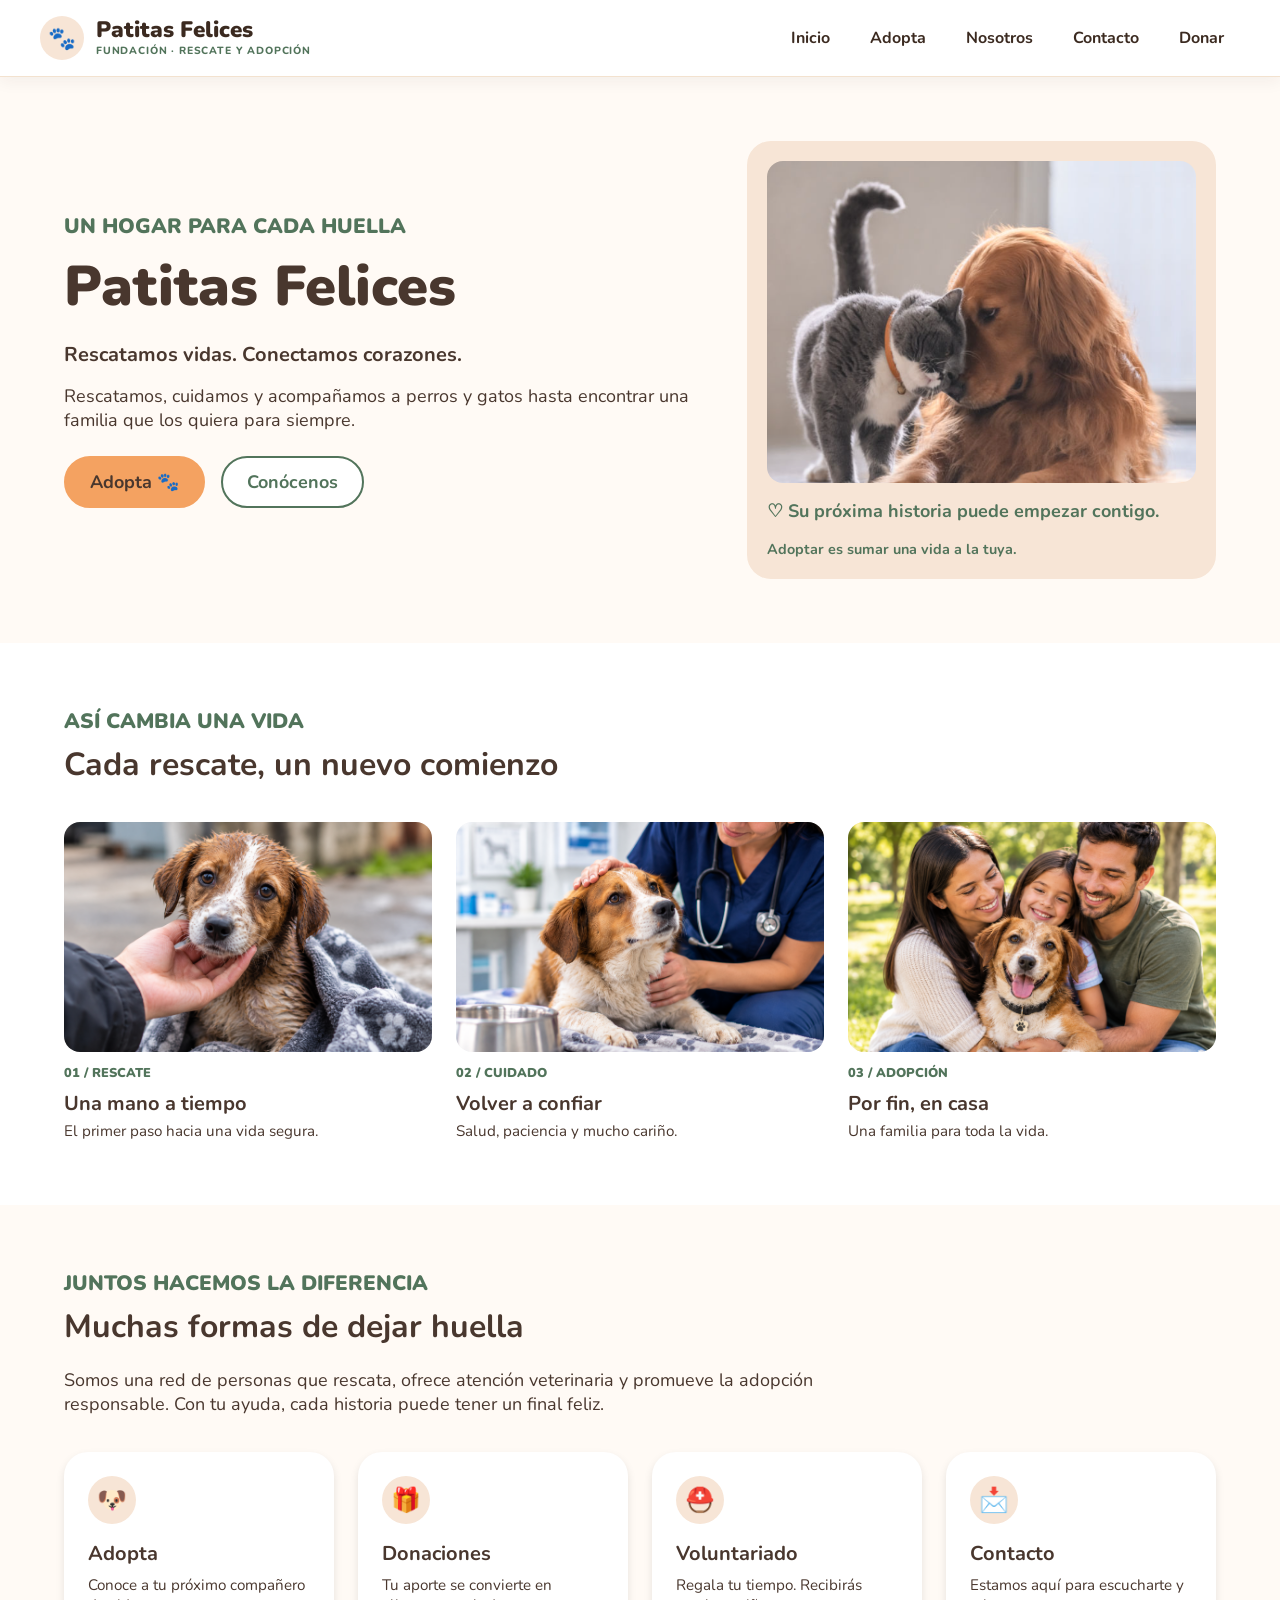
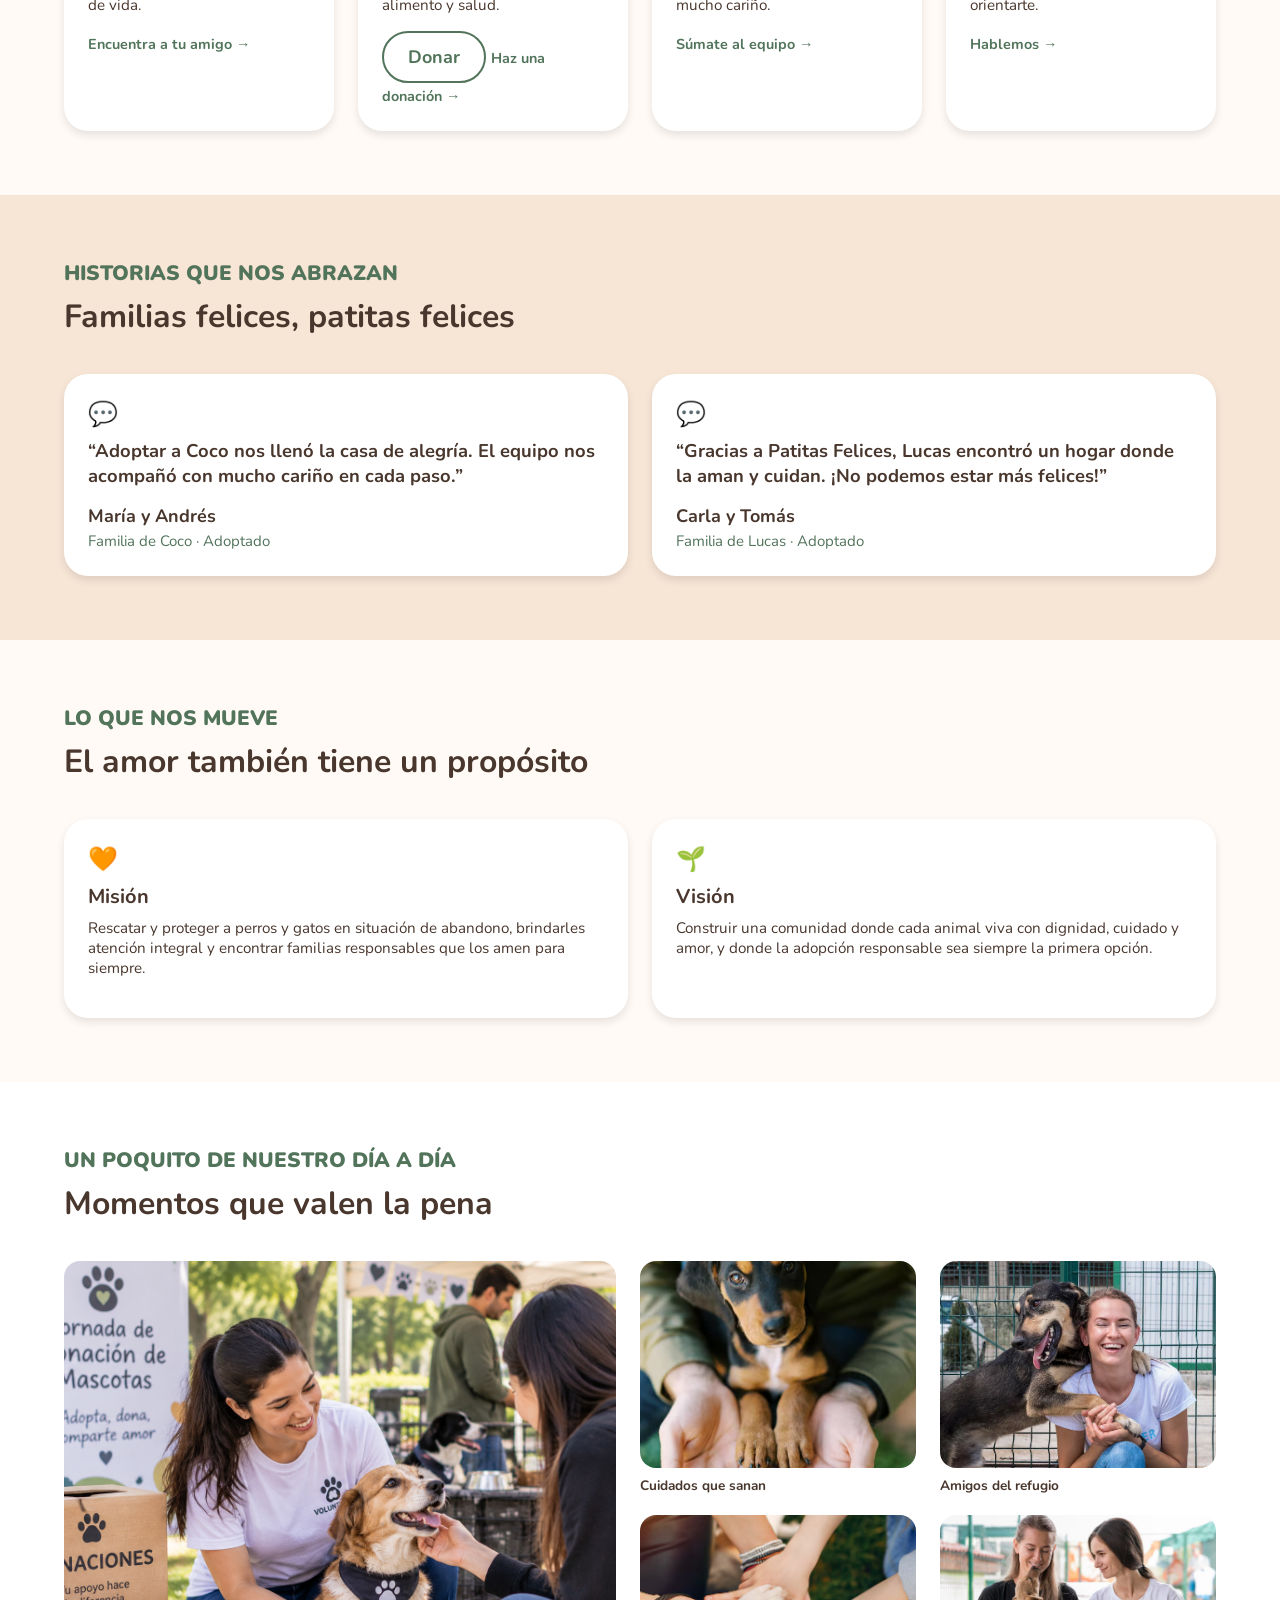
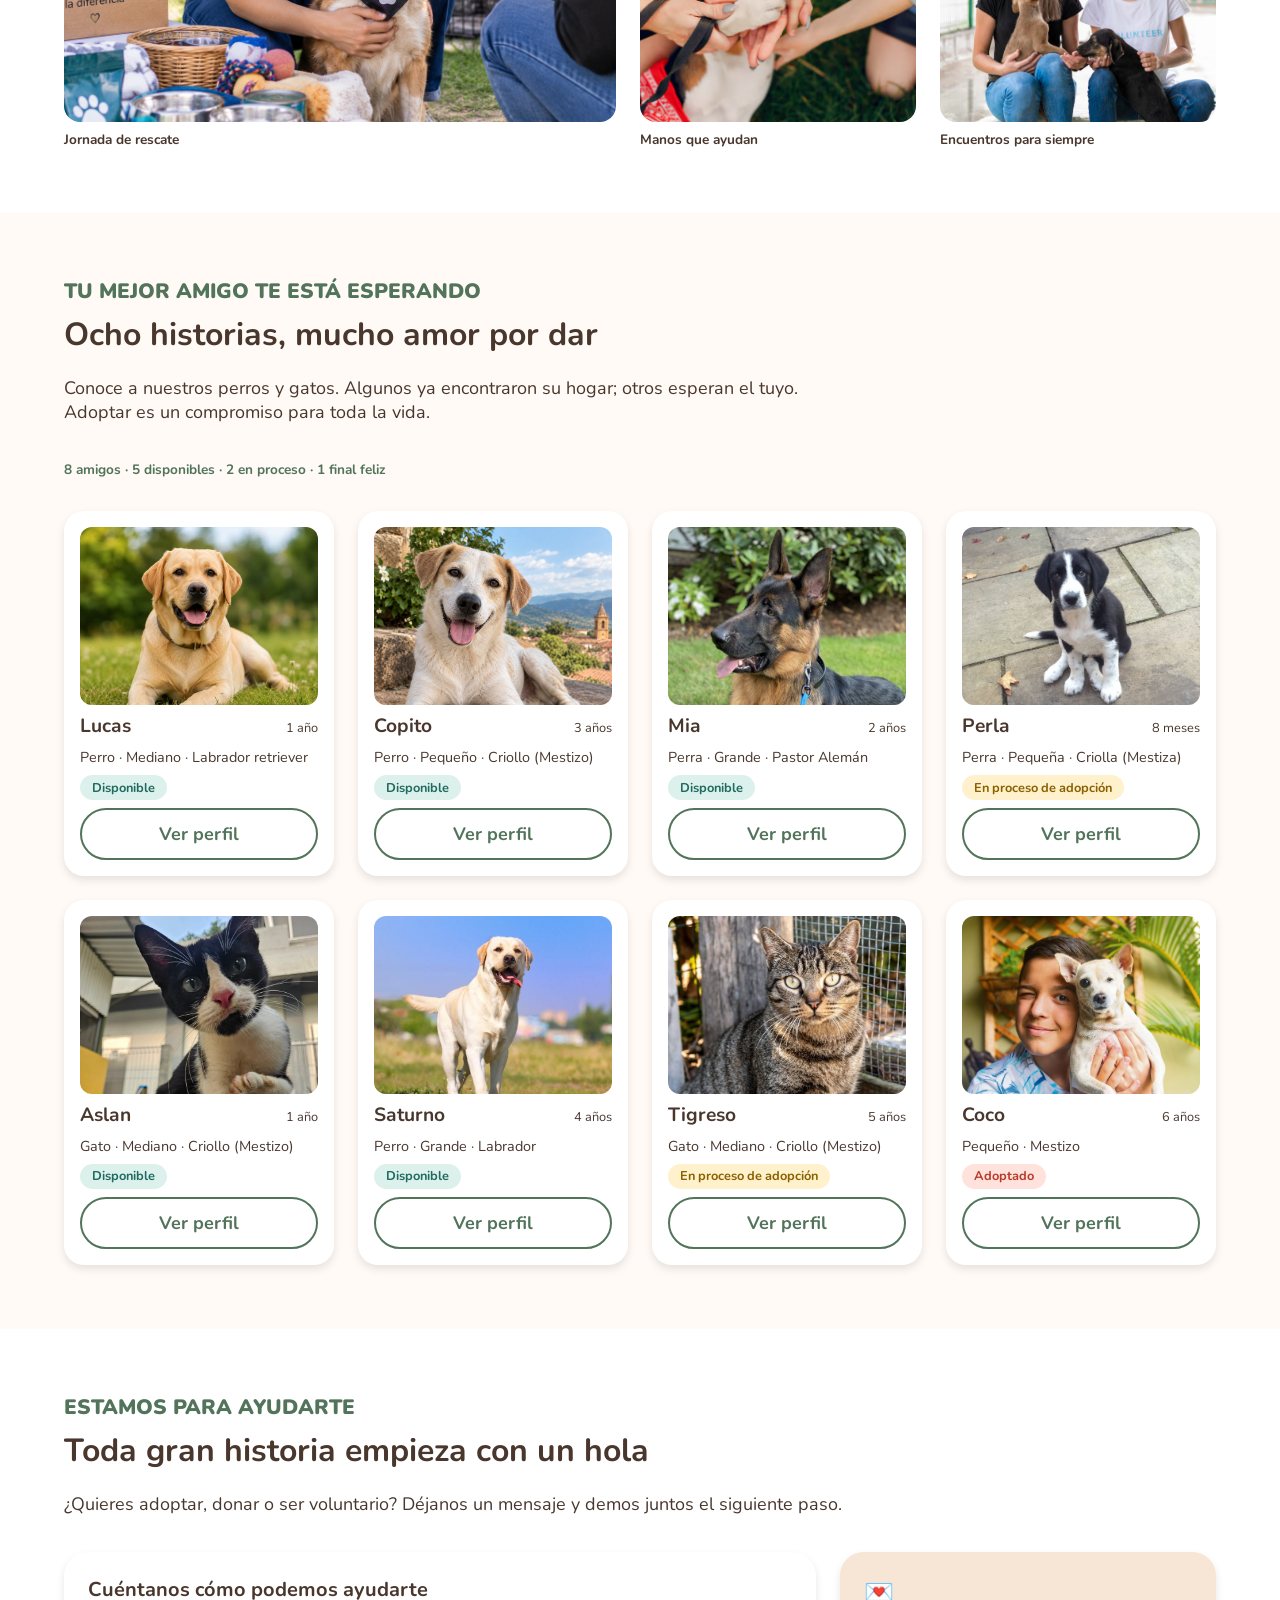
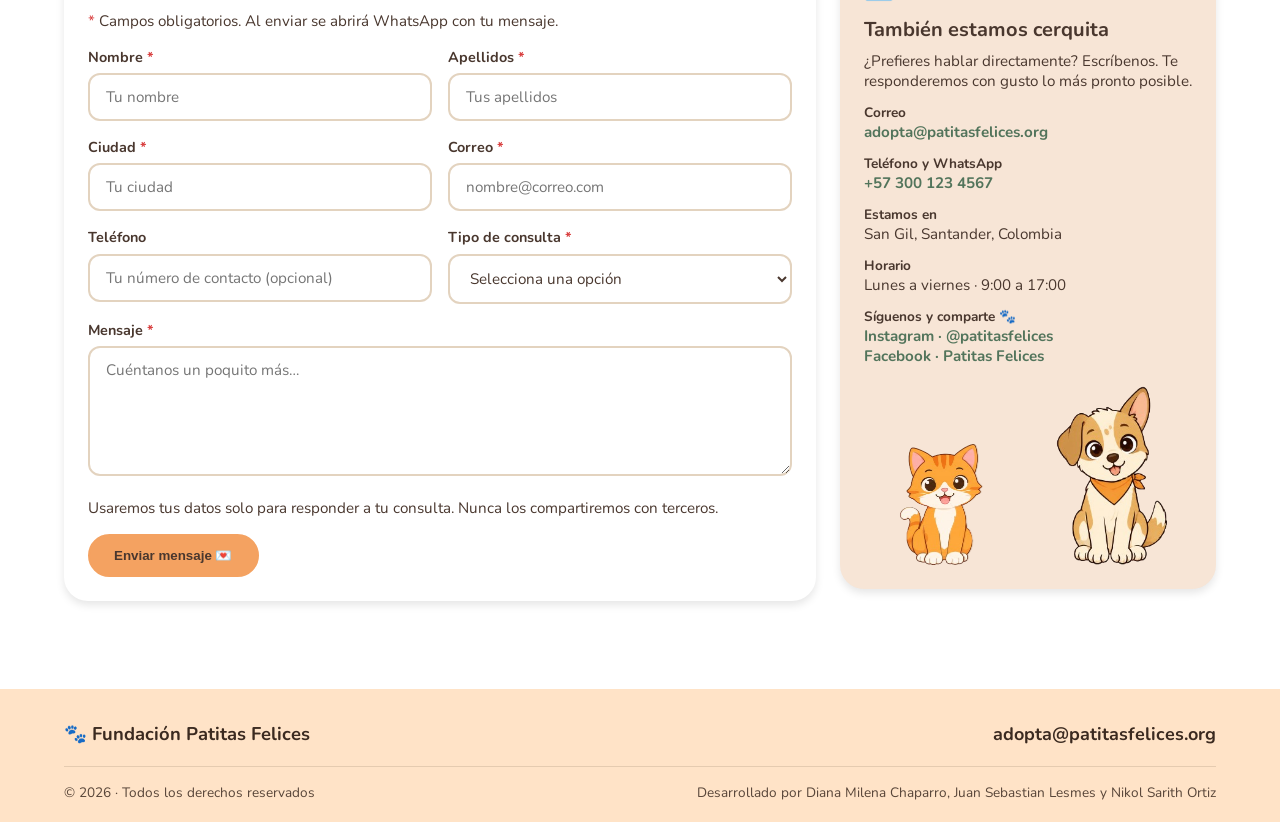
<file: index.html>
<!DOCTYPE html>
<html lang="es">

<head>
  <meta charset="UTF-8">
  <meta name="viewport" content="width=device-width, initial-scale=1">
  <title>Patitas Felices</title>
  <!-- Se añade la fuente NUNITO -->
  <link href="https://fonts.googleapis.com/css2?family=Nunito:wght@400;700;800&display=swap" rel="stylesheet">
  <link rel="stylesheet" href="css/styles.css">
</head>

<body>
  <header id="inicio">
    <div class="contenedor barra">
      <a class="logo" href="#inicio">
        <span class="logo-icono">🐾</span>
        <span class="logo-texto">
          <strong>Patitas Felices</strong>
          <small>FUNDACIÓN · RESCATE Y ADOPCIÓN</small>
        </span>
      </a>
      <nav>
        <ul>
          <li><a href="#inicio">Inicio</a></li>
          <li><a href="#adopta">Adopta</a></li>
          <li><a href="#nosotros">Nosotros</a></li>
          <li><a href="#contacto">Contacto</a></li>
          <li><a href="#donar">Donar</a></li>
        </ul>
      </nav>
    </div>

  </header>
  <main>
    <section class="seccion">
      <div class="contenedor hero">

        <div>
          <span class="eyebrow">Un hogar para cada huella</span>
          <h1>Patitas Felices</h1>
          <p class="lema">Rescatamos vidas. Conectamos corazones.</p>
          <p class="descripcion">Rescatamos, cuidamos y acompañamos a perros y gatos hasta encontrar una
            familia que los quiera para siempre.</p>
          <div class="hero-botones">
            <a class="btn" href="#adopta">Adopta 🐾</a>
            <a class="btn btn-contorno" href="#contacto">Conócenos</a>
          </div>
        </div>

        <div class="hero-tarjeta">
          <img src="img/gatoyperro.png" alt="Un niño abrazando a su perro">
          <p class="tarjeta-titulo">♡ Su próxima historia puede empezar contigo.</p>
          <p class="tarjeta-texto">Adoptar es sumar una vida a la tuya.</p>
        </div>

      </div>
    </section>
    <section class="seccion fondo-blanco">
      <div class="contenedor">
        <span class="eyebrow">Así cambia una vida</span>
        <h2>Cada rescate, un nuevo comienzo</h2>

        <div class="carrusel">
          <div class="pista">

            <article class="paso">
              <img src="img/rescate.png" alt="Un perro recién rescatado">
              <span class="eyebrow">01 / Rescate</span>
              <h3>Una mano a tiempo</h3>
              <p>El primer paso hacia una vida segura.</p>
            </article>

            <article class="paso">
              <img src="img/cuidado.png" alt="Un perro recibiendo cuidados">
              <span class="eyebrow">02 / Cuidado</span>
              <h3>Volver a confiar</h3>
              <p>Salud, paciencia y mucho cariño.</p>
            </article>

            <article class="paso">
              <img src="img/adopcion.png" alt="Una familia con su perro adoptado">
              <span class="eyebrow">03 / Adopción</span>
              <h3>Por fin, en casa</h3>
              <p>Una familia para toda la vida.</p>
            </article>

            <article class="paso">
              <img src="img/rescate.png" alt="Un perro recién rescatado">
              <span class="eyebrow">01 / Rescate</span>
              <h3>Una mano a tiempo</h3>
              <p>El primer paso hacia una vida segura.</p>
            </article>

            <article class="paso">
              <img src="img/cuidado.png" alt="Un perro recibiendo cuidados">
              <span class="eyebrow">02 / Cuidado</span>
              <h3>Volver a confiar</h3>
              <p>Salud, paciencia y mucho cariño.</p>
            </article>

            <article class="paso">
              <img src="img/adopcion.png" alt="Una familia con su perro adoptado">
              <span class="eyebrow">03 / Adopción</span>
              <h3>Por fin, en casa</h3>
              <p>Una familia para toda la vida.</p>
            </article>
          </div>
        </div>
      </div>
    </section>
    <!-- 1. FORMAS DE AYUDAR -->
    <section class="seccion">
      <div class="contenedor">
        <span class="eyebrow">Juntos hacemos la diferencia</span>
        <h2>Muchas formas de dejar huella</h2>
        <p class="intro">Somos una red de personas que rescata, ofrece atención veterinaria y promueve la adopción
          responsable. Con tu ayuda, cada historia puede tener un final feliz.</p>

        <div class="cuatro">
          <article class="tarjeta">
            <div class="icono">🐶</div>
            <h3>Adopta</h3>
            <p>Conoce a tu próximo compañero de vida.</p>
            <a class="enlace" href="#adopta">Encuentra a tu amigo →</a>
          </article>
          <article class="tarjeta">
            <div class="icono">🎁</div>
            <h3>Donaciones</h3>
            <p>Tu aporte se convierte en alimento y salud.</p>
            <a class="btn btn-contorno" href="donaciones.html">Donar</a>
            <a class="enlace" href="#contacto">Haz una donación →</a>
          </article>
          <article class="tarjeta">
            <div class="icono">⛑️</div>
            <h3>Voluntariado</h3>
            <p>Regala tu tiempo. Recibirás mucho cariño.</p>
            <a class="enlace" href="#contacto">Súmate al equipo →</a>
          </article>
          <article class="tarjeta">
            <div class="icono">📩</div>
            <h3>Contacto</h3>
            <p>Estamos aquí para escucharte y orientarte.</p>
            <a class="enlace" href="#contacto">Hablemos →</a>
          </article>
        </div>
      </div>
    </section>

    <!-- 2. TESTIMONIOS -->
    <section class="seccion fondo-durazno">
      <div class="contenedor">
        <span class="eyebrow">Historias que nos abrazan</span>
        <h2>Familias felices, patitas felices</h2>

        <div class="dos">
          <article class="tarjeta">
            <div class="icono-simple">💬</div>
            <blockquote>“Adoptar a Coco nos llenó la casa de alegría. El equipo nos acompañó con mucho cariño en cada
              paso.”</blockquote>
            <strong>María y Andrés</strong>
            <small>Familia de Coco · Adoptado</small>
          </article>
          <article class="tarjeta">
            <div class="icono-simple">💬</div>
            <blockquote>“Gracias a Patitas Felices, Lucas encontró un hogar donde la aman y cuidan. ¡No podemos estar
              más
              felices!”</blockquote>
            <strong>Carla y Tomás</strong>
            <small>Familia de Lucas · Adoptado</small>
          </article>
        </div>
      </div>
    </section>

    <!-- 3. MISIÓN Y VISIÓN (lado a lado) -->
    <section class="seccion" id="nosotros">
      <div class="contenedor">
        <span class="eyebrow">Lo que nos mueve</span>
        <h2>El amor también tiene un propósito</h2>

        <div class="dos">
          <article class="tarjeta">
            <div class="icono-simple">🧡</div>
            <h3>Misión</h3>
            <p>Rescatar y proteger a perros y gatos en situación de abandono, brindarles atención integral y encontrar
              familias responsables que los amen para siempre.</p>
          </article>
          <article class="tarjeta">
            <div class="icono-simple">🌱</div>
            <h3>Visión</h3>
            <p>Construir una comunidad donde cada animal viva con dignidad, cuidado y amor, y donde la adopción
              responsable sea siempre la primera opción.</p>
          </article>
        </div>
      </div>
    </section>

    <!-- 4. GALERÍA (mosaico) -->
    <section class="seccion fondo-blanco">
      <div class="contenedor">
        <span class="eyebrow">Un poquito de nuestro día a día</span>
        <h2>Momentos que valen la pena</h2>

        <div class="mosaico">
          <figure class="grande">
            <img src="img/galeria1.png" alt="Jornada de rescate">
            <figcaption>Jornada de rescate</figcaption>
          </figure>
          <figure class="galeria-img">
            <img src="img/apoyar.png" alt="Cuidados que sanan">
            <figcaption>Cuidados que sanan</figcaption>
          </figure>
          <figure class="galeria-img">
            <img src="img/amigos.png" alt="Cuidados que sanan">
            <figcaption>Amigos del refugio</figcaption>
          </figure>
          <figure class="galeria-img">
            <img src="img/manos.png" alt="Cuidados que sanan">
            <figcaption>Manos que ayudan</figcaption>
          </figure>
          <figure class="galeria-img">
            <img src="img/encuentros.png" alt="Cuidados que sanan">
            <figcaption>Encuentros para siempre</figcaption>
          </figure>
        </div>
      </div>
    </section>

    <section class="seccion" id="adopta">
      <div class="contenedor">
        <span class="eyebrow">Tu mejor amigo te está esperando</span>
        <h2>Ocho historias, mucho amor por dar</h2>
        <p class="intro">Conoce a nuestros perros y gatos. Algunos ya encontraron su hogar; otros esperan el tuyo.
          Adoptar es un compromiso para toda la vida.</p>
        <p class="resumen">8 amigos · 5 disponibles · 2 en proceso · 1 final feliz</p>

        <div class="catalogo">

          <article class="animal">
            <img src="img/lucas.jpg" alt="Lucas, perro labrador retriever">
            <div class="animal-nombre">
              <h3>Lucas</h3><small>1 año</small>
            </div>
            <p class="animal-datos">Perro · Mediano · Labrador retriever</p>
            <span class="etiqueta disponible">Disponible</span>
            <a class="btn btn-contorno" href="perfil.html">Ver perfil</a>
            
          </article>

          <article class="animal">
            <img src="img/copito.png" alt="Copito, perro criollo">
            <div class="animal-nombre">
              <h3>Copito</h3><small>3 años</small>
            </div>
            <p class="animal-datos">Perro · Pequeño · Criollo (Mestizo)</p>
            <span class="etiqueta disponible">Disponible</span>
            <a class="btn btn-contorno" href="perfil.html">Ver perfil</a>
          </article>

          <article class="animal">
            <img src="img/mia3.jpg" alt="Mia, perra pastor alemán">
            <div class="animal-nombre">
              <h3>Mia</h3><small>2 años</small>
            </div>
            <p class="animal-datos">Perra · Grande · Pastor Alemán</p>
            <span class="etiqueta disponible">Disponible</span>
            <a class="btn btn-contorno" href="perfil.html">Ver perfil</a>
          </article>

          <article class="animal">
            <img src="img/perla.jpg" alt="Perla, perra criolla">
            <div class="animal-nombre">
              <h3>Perla</h3><small>8 meses</small>
            </div>
            <p class="animal-datos">Perra · Pequeña · Criolla (Mestiza)</p>
            <span class="etiqueta en-proceso">En proceso de adopción</span>
            <a class="btn btn-contorno" href="perfil.html">Ver perfil</a>
          </article>

          <article class="animal">
            <img src="img/aslan.jpg" alt="Aslan, gato criollo">
            <div class="animal-nombre">
              <h3>Aslan</h3><small>1 año</small>
            </div>
            <p class="animal-datos">Gato · Mediano · Criollo (Mestizo)</p>
            <span class="etiqueta disponible">Disponible</span>
            <a class="btn btn-contorno" href="perfil.html">Ver perfil</a>
          </article>

          <article class="animal">
            <img src="img/saturno.jpg" alt="Saturno, perro labrador">
            <div class="animal-nombre">
              <h3>Saturno</h3><small>4 años</small>
            </div>
            <p class="animal-datos">Perro · Grande · Labrador</p>
            <span class="etiqueta disponible">Disponible</span>
            <a class="btn btn-contorno" href="perfil.html">Ver perfil</a>
          </article>

          <article class="animal">
            <img src="img/tigreso.jpg" alt="Tigreso, gato criollo">
            <div class="animal-nombre">
              <h3>Tigreso</h3><small>5 años</small>
            </div>
            <p class="animal-datos">Gato · Mediano · Criollo (Mestizo)</p>
            <span class="etiqueta en-proceso">En proceso de adopción</span>
            <a class="btn btn-contorno" href="perfil.html">Ver perfil</a>
          </article>

          <article class="animal">
            <img src="img/adopcion1.jpg" alt="Coco, perro mestizo">
            <div class="animal-nombre">
              <h3>Coco</h3><small>6 años</small>
            </div>
            <p class="animal-datos">Pequeño · Mestizo</p>
            <span class="etiqueta adoptado">Adoptado</span>
            <a class="btn btn-contorno" href="perfil.html">Ver perfil</a>
          </article>

        </div>
      </div>
    </section>

    <section class="seccion fondo-blanco" id="contacto">
      <div class="contenedor">
        <span class="eyebrow">Estamos para ayudarte</span>
        <h2>Toda gran historia empieza con un hola</h2>
        <p class="intro">¿Quieres adoptar, donar o ser voluntario? Déjanos un mensaje y demos juntos el siguiente paso.
        </p>

        <div class="contacto-grid">

          <form class="tarjeta formulario" action="https://wa.me/573001234567" method="get" target="_blank">
            <h3>Cuéntanos cómo podemos ayudarte</h3>
            <p class="nota"><span class="req">*</span> Campos obligatorios. Al enviar se abrirá WhatsApp con tu mensaje.</p>

            <div class="fila">
              <div class="campo">
                <label for="nombre">Nombre <span class="req">*</span></label>
                <input type="text" id="nombre" name="nombre" placeholder="Tu nombre" required>
              </div>
              <div class="campo">
                <label for="apellidos">Apellidos <span class="req">*</span></label>
                <input type="text" id="apellidos" name="apellidos" placeholder="Tus apellidos" required>
              </div>
            </div>

            <div class="fila">
              <div class="campo">
                <label for="ciudad">Ciudad <span class="req">*</span></label>
                <input type="text" id="ciudad" name="ciudad" placeholder="Tu ciudad" required>
              </div>
              <div class="campo">
                <label for="correo">Correo <span class="req">*</span></label>
                <input type="email" id="correo" name="correo" placeholder="nombre@correo.com" required>
              </div>
            </div>

            <div class="fila">
              <div class="campo">
                <label for="telefono">Teléfono</label>
                <input type="tel" id="telefono" name="telefono" placeholder="Tu número de contacto (opcional)">
              </div>
              <div class="campo">
                <label for="tipo">Tipo de consulta <span class="req">*</span></label>
                <select id="tipo" name="tipo" required>
                  <option value="">Selecciona una opción</option>
                  <option>Adopción</option>
                  <option>Donación</option>
                  <option>Voluntariado</option>
                  <option>Información general</option>
                  <option>Otro</option>
                </select>
              </div>
            </div>

            <div class="campo">
              <label for="mensaje">Mensaje <span class="req">*</span></label>
              <textarea id="mensaje" name="text"placeholder="Cuéntanos un poquito más…" required></textarea>
            </div>

            <p class="nota">Usaremos tus datos solo para responder a tu consulta. Nunca los compartiremos con terceros.
            </p>
            <button class="btn" type="submit">Enviar mensaje 💌</button>
          </form>

          <aside class="tarjeta info-contacto">
            <div class="icono-simple">💌</div>
            <h3>También estamos cerquita</h3>
            <p>¿Prefieres hablar directamente? Escríbenos. Te responderemos con gusto lo más pronto posible.</p>
            <strong>Correo</strong>
            <p><a href="mailto:adopta@patitasfelices.org">adopta@patitasfelices.org</a></p>
            <strong>Teléfono y WhatsApp</strong>
            <p><a href="tel:+573001234567">+57 300 123 4567</a></p>
            <strong>Estamos en</strong>
            <p>San Gil, Santander, Colombia</p>
            <strong>Horario</strong>
            <p>Lunes a viernes · 9:00 a 17:00</p>
            <strong>Síguenos y comparte 🐾</strong>
            <p><a href="https://www.instagram.com/patitas_felices_oax/">Instagram · @patitasfelices</a><br><a href="https://www.facebook.com/profile.php?id=100082118838442">Facebook · Patitas Felices</a></p>
            <div class="mascotas">
              <div class="gato-saludando" role="img" aria-label="Gato saludando"></div>
              <div class="perro-saludando" role="img" aria-label="Perro saludando"></div>
            </div>

          </aside>
        </div>
      </div>

    </section>
  </main>
  <footer>
    <div class="contenedor">
      <div class="pie">
        <strong>🐾 Fundación Patitas Felices</strong>
        <a href="mailto:adopta@patitasfelices.org">adopta@patitasfelices.org</a>
      </div>
      <div class="pie-creditos">
        <span>© 2026 · Todos los derechos reservados</span>
        <span>Desarrollado por Diana Milena Chaparro, Juan Sebastian Lesmes y Nikol Sarith Ortiz</span>
      </div>
    </div>
  </footer>





  <a class="subir" href="#inicio" aria-label="Volver al inicio">↑</a>
</body>

</html>
</file>
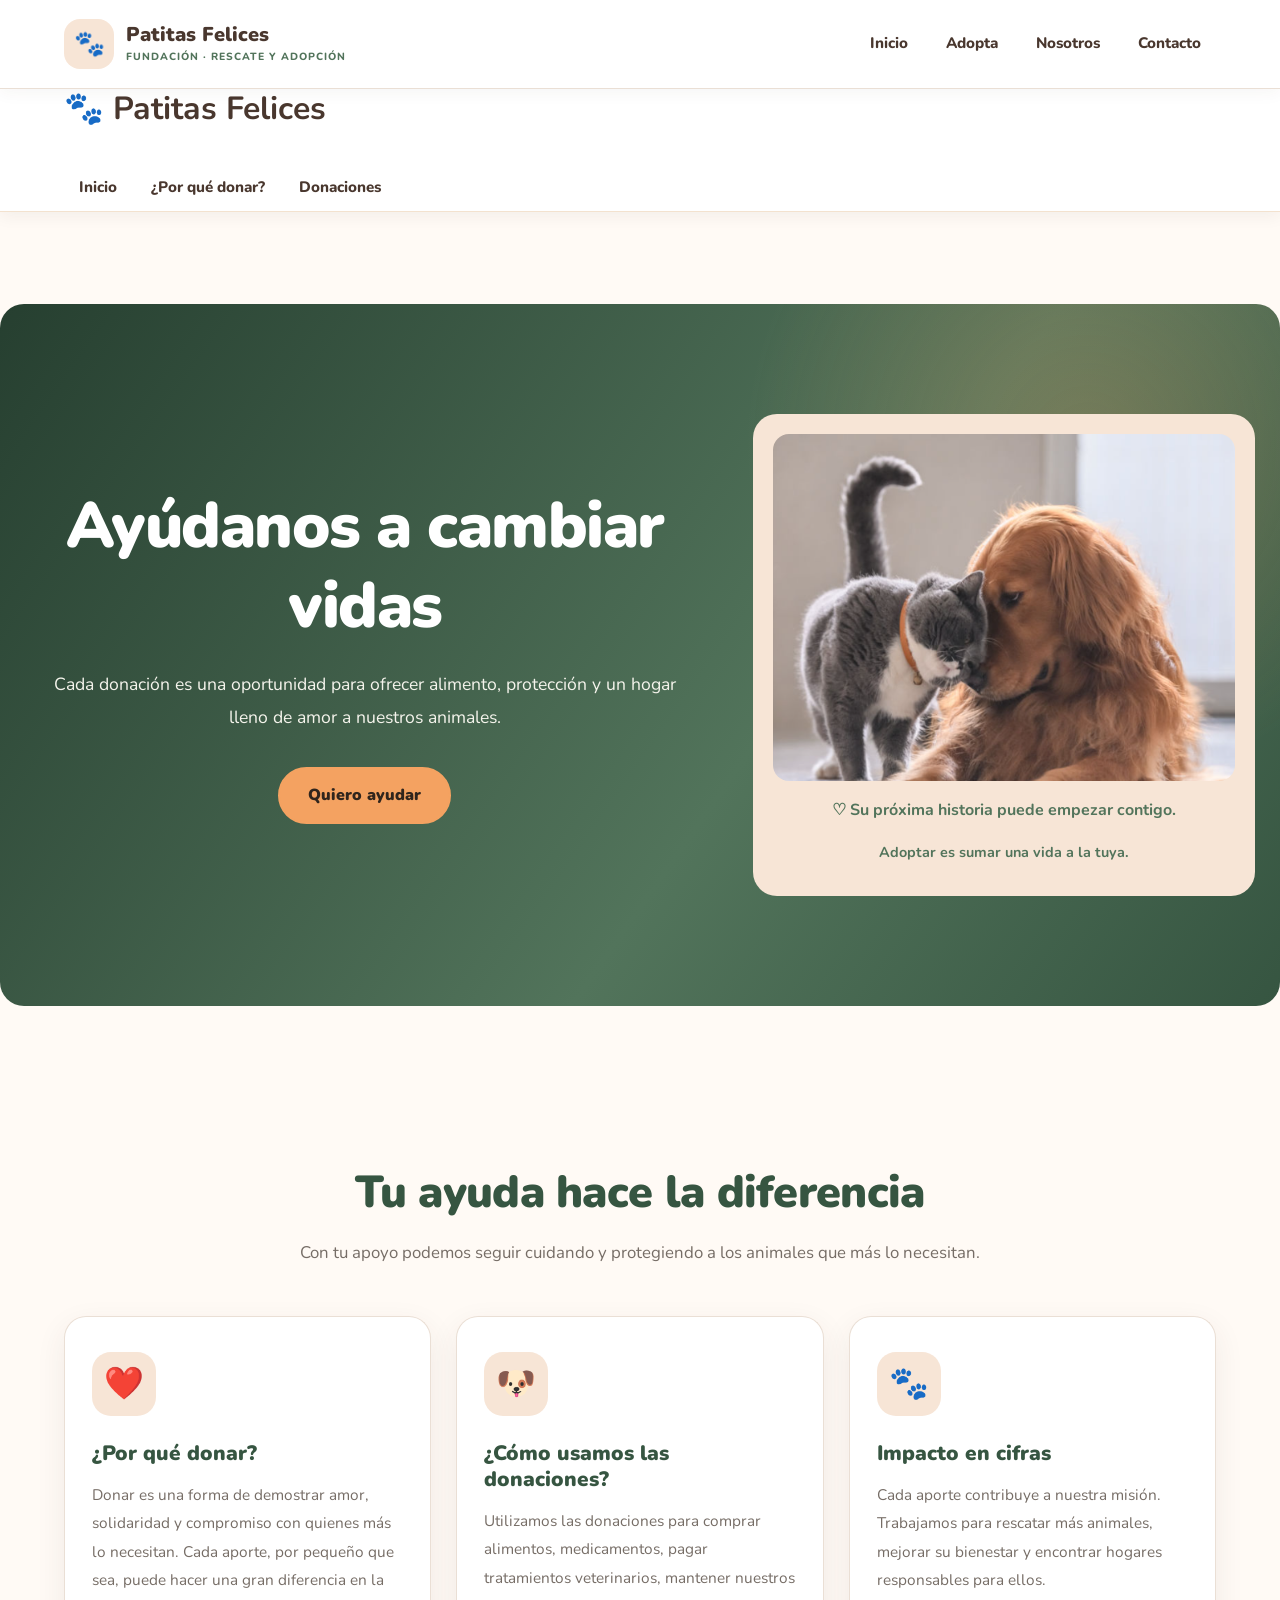
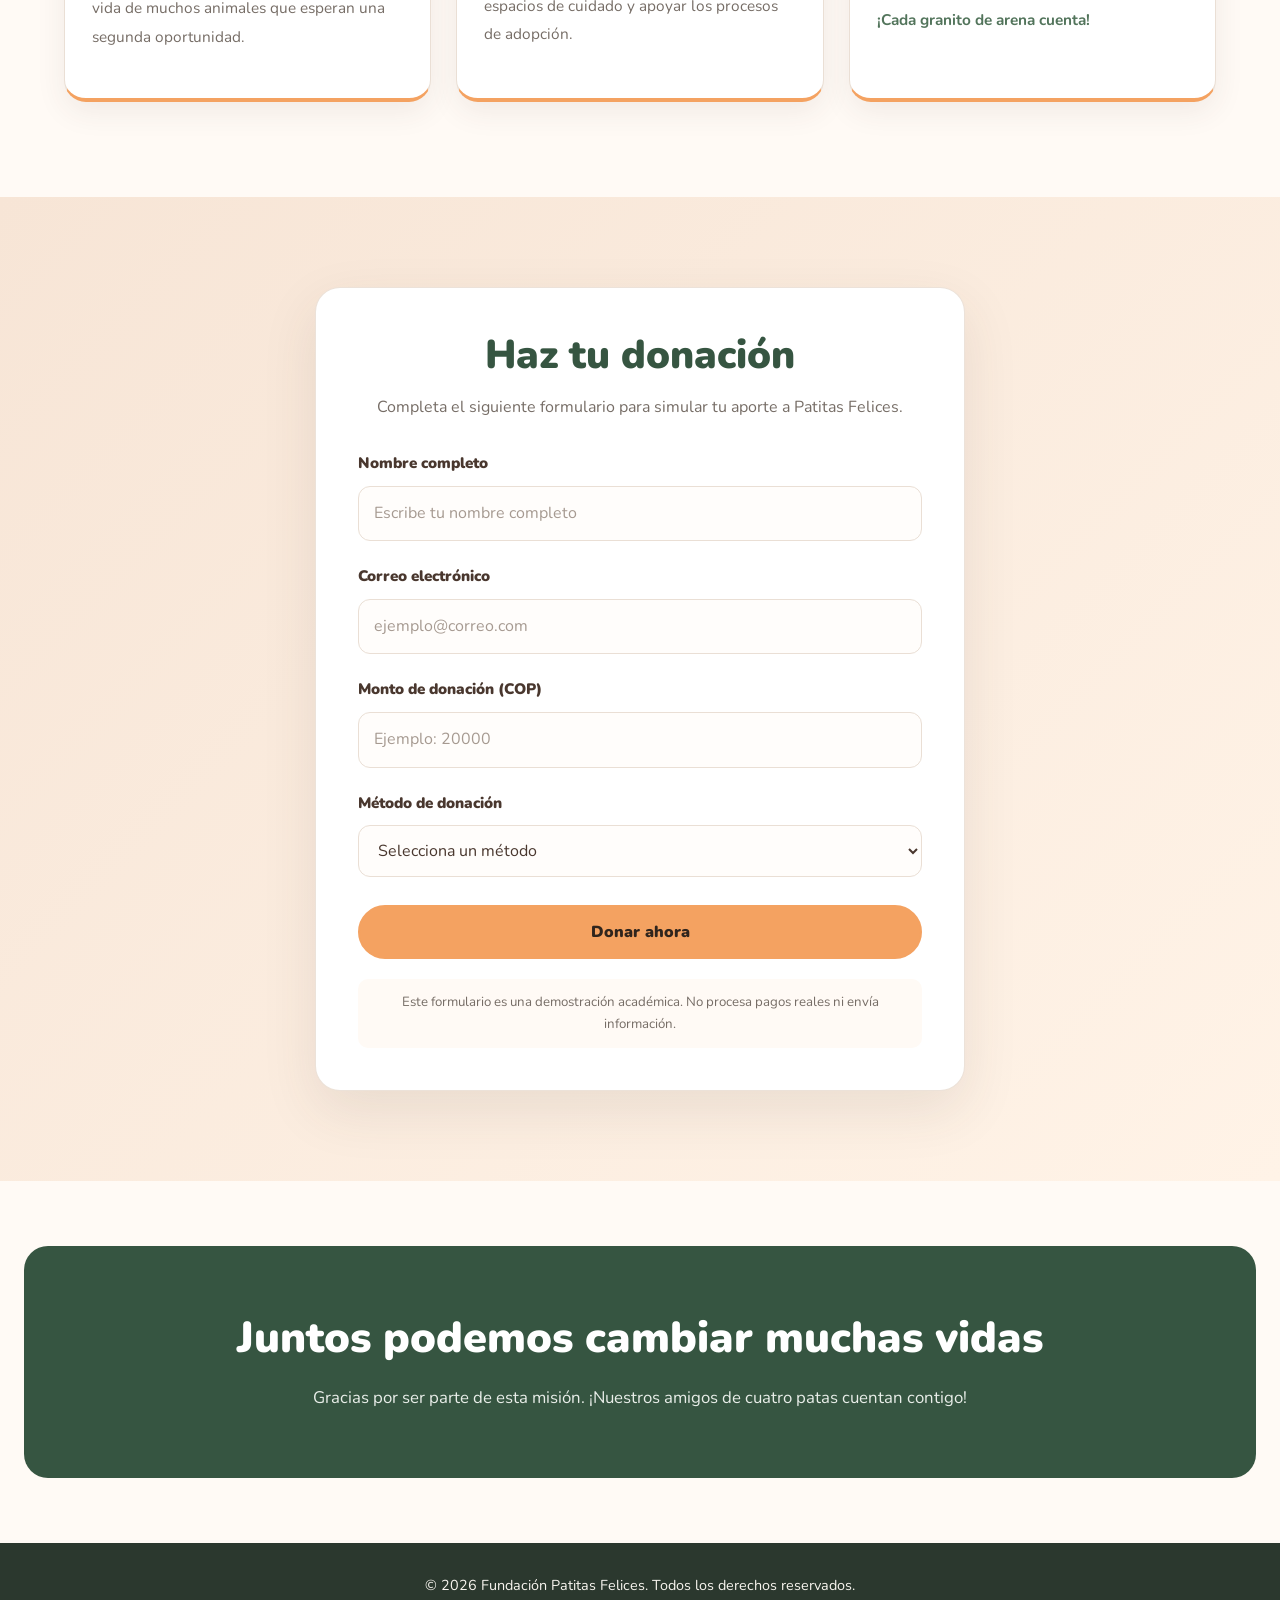
<file: donaciones.html>
<!DOCTYPE html>
<html lang="es">
<head>
    <meta charset="UTF-8">
    <meta name="viewport" content="width=device-width, initial-scale=1.0">

    <title>Donaciones-Patitas Felices</title>
    <link href="https://fonts.googleapis.com/css2?family=Nunito:wght@400;700;800&display=swap" rel="stylesheet">
    

    <link rel="stylesheet" href="css/styles.css">
</head>

<body class="donaciones"> 
    <!--inicio donaciones-->
    <header id="inicio">
        <div class="contenedor barra">
          <a class="logo" href="#inicio">
            <span class="logo-icono">🐾</span>
            <span class="logo-texto">
              <strong>Patitas Felices</strong>
              <small>FUNDACIÓN · RESCATE Y ADOPCIÓN</small>
            </span>
          </a>
          <nav>
            <ul>
              <li><a href="#inicio">Inicio</a></li>
              <li><a href="#adopta">Adopta</a></li>
              <li><a href="#nosotros">Nosotros</a></li>
              <li><a href="#contacto">Contacto</a></li>
            </ul>
          </nav>
        </div>
    </header>

    <!-- ENCABEZADO -->
    <header class="encabezado">
        <div class="contenedor">
            <h2 class="logo">🐾 Patitas Felices</h2>

            <nav class="navegacion">
                <a href="index.html">Inicio</a>
                <a href="#informacion">¿Por qué donar?</a>
                <a href="#donacion">Donaciones</a>
            </nav>
        </div>
    </header>

    <main>

        <section class="seccion">
            <div class="contenedor hero banner">
                <div class="contenido-banner">
                    <h1>Ayúdanos a cambiar vidas</h1>
    
                    <p>
                        Cada donación es una oportunidad para ofrecer alimento,
                        protección y un hogar lleno de amor a nuestros animales.
                    </p>
    
                    <a href="#donacion" class="boton">
                        Quiero ayudar
                    </a>
                </div>
      
            
      
              <div class="hero-tarjeta">
                <img src="img/gatoyperro.png" alt="Un niño abrazando a su perro">
                <p class="tarjeta-titulo">♡ Su próxima historia puede empezar contigo.</p>
                <p class="tarjeta-texto">Adoptar es sumar una vida a la tuya.</p>
              </div>
      
            </div>
          </section>

        <!-- INFORMACIÓN SOBRE LAS DONACIONES -->
        <section class="informacion" id="informacion">
            <div class="titulo-seccion">
                <h2>Tu ayuda hace la diferencia</h2>

                <p>
                    Con tu apoyo podemos seguir cuidando y protegiendo
                    a los animales que más lo necesitan.
                </p>
            </div>

            <div class="contenedor-bloques">
                <!-- BLOQUE 1 -->
                <article class="bloque">
                    <div class="icono">❤️</div>
                    <h3>¿Por qué donar?</h3>
                    <p>
                        Donar es una forma de demostrar amor, 
                        solidaridad y compromiso con quienes más lo necesitan.
                        Cada aporte, por pequeño que sea, puede hacer una gran 
                        diferencia en la vida de muchos
                        animales que esperan una segunda oportunidad.
                    </p>
                </article>

                <!-- BLOQUE 2 -->
                <article class="bloque">
                    <div class="icono">🐶</div>
                    <h3>¿Cómo usamos las donaciones?</h3>
                    <p>
                        Utilizamos las donaciones para comprar alimentos,
                        medicamentos, pagar tratamientos veterinarios,
                        mantener nuestros espacios de cuidado y apoyar
                        los procesos de adopción.
                    </p>
                </article>

                <!-- BLOQUE 3 -->
                <article class="bloque">
                    <div class="icono">🐾</div>
                    <h3>Impacto en cifras</h3>
                    <p>
                        Cada aporte contribuye a nuestra misión.
                        Trabajamos para rescatar más animales,
                        mejorar su bienestar y encontrar hogares
                        responsables para ellos.
                    </p>
                    <p>
                        <strong>¡Cada granito de arena cuenta!</strong>
                    </p>
                </article>
            </div>
        </section>

        <!-- FORMULARIO DE DONACIÓN -->
        <section class="seccion-donacion" id="donacion">
            <div class="formulario-contenedor">
                <h2>Haz tu donación</h2>
                <p>
                    Completa el siguiente formulario para simular
                    tu aporte a Patitas Felices.
                </p>

                <form action="#" method="get">
                    <div class="campo">
                        <label for="nombre">Nombre completo</label>
                        <input
                            type="text"
                            id="nombre"
                            name="nombre"
                            placeholder="Escribe tu nombre completo"
                            autocomplete="name"
                            required
                        >
                    </div>

                    <div class="campo">
                        <label for="correo">Correo electrónico</label>
                        <input
                            type="email"
                            id="correo"
                            name="correo"
                            placeholder="ejemplo@correo.com"
                            autocomplete="email"
                            required
                        >
                    </div>

                    <div class="campo">
                        <label for="monto">Monto de donación (COP)</label>
                        <input
                            type="number"
                            id="monto"
                            name="monto"
                            placeholder="Ejemplo: 20000"
                            min="1"
                            step="1"
                            required
                        >
                    </div>

                    <div class="campo">
                        <label for="metodo">Método de donación</label>
                        <select id="metodo" name="metodo" required>
                            <option value="">Selecciona un método</option>
                            <option value="transferencia">Transferencia</option>
                            <option value="tarjeta">Tarjeta</option>
                            <option value="efectivo">Efectivo</option>
                        </select>
                    </div>

                    <button type="button" class="boton-donar">
                        Donar ahora
                    </button>

                    <p class="nota-formulario">
                        Este formulario es una demostración académica.
                        No procesa pagos reales ni envía información.
                    </p>
                </form>
            </div>
        </section>

        <!-- MENSAJE FINAL -->
        <section class="mensaje-final">
            <h2>Juntos podemos cambiar muchas vidas</h2>
            <p>
                Gracias por ser parte de esta misión.
                ¡Nuestros amigos de cuatro patas cuentan contigo!
            </p>
        </section>
    </main>

    <!-- PIE DE PÁGINA -->
    <footer class="pie-pagina">
        <p>
            &copy; 2026 Fundación Patitas Felices.
            Todos los derechos reservados.
        </p>
    </footer>
</body>
</html>
</file>
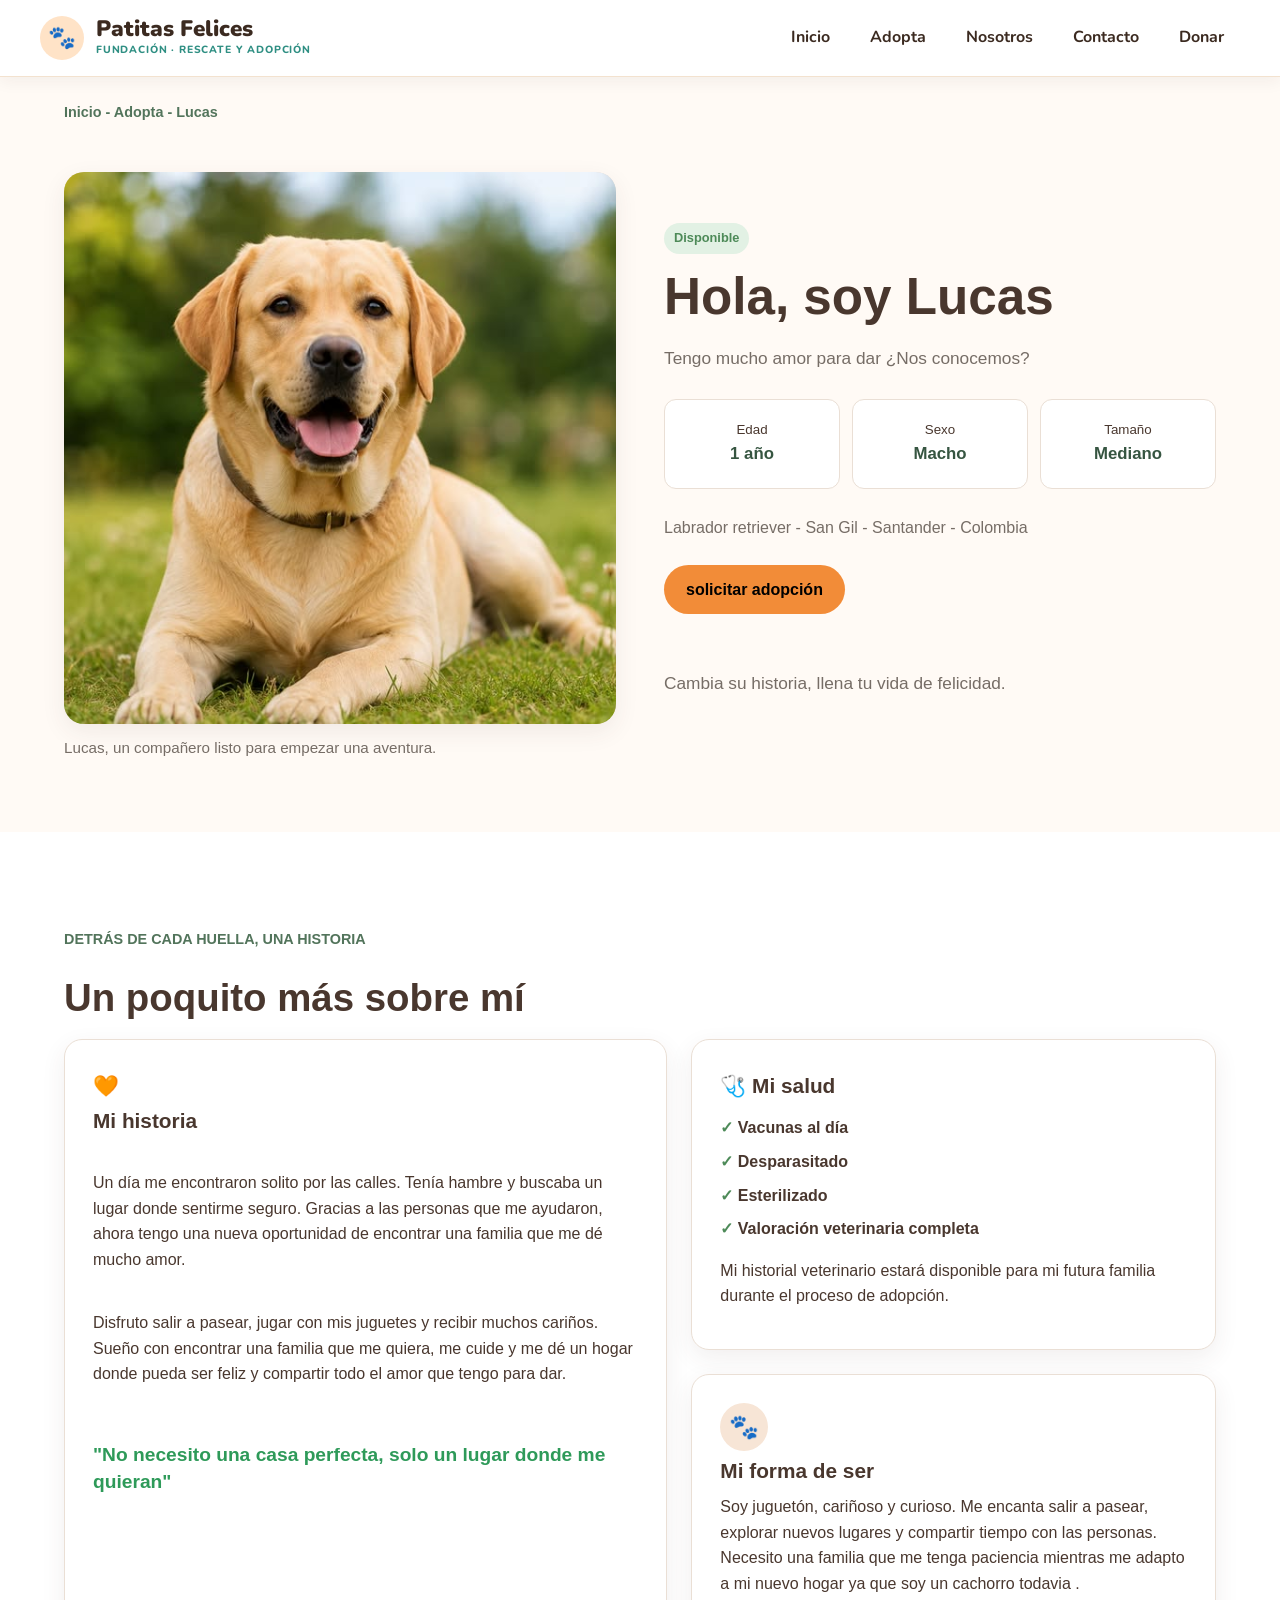
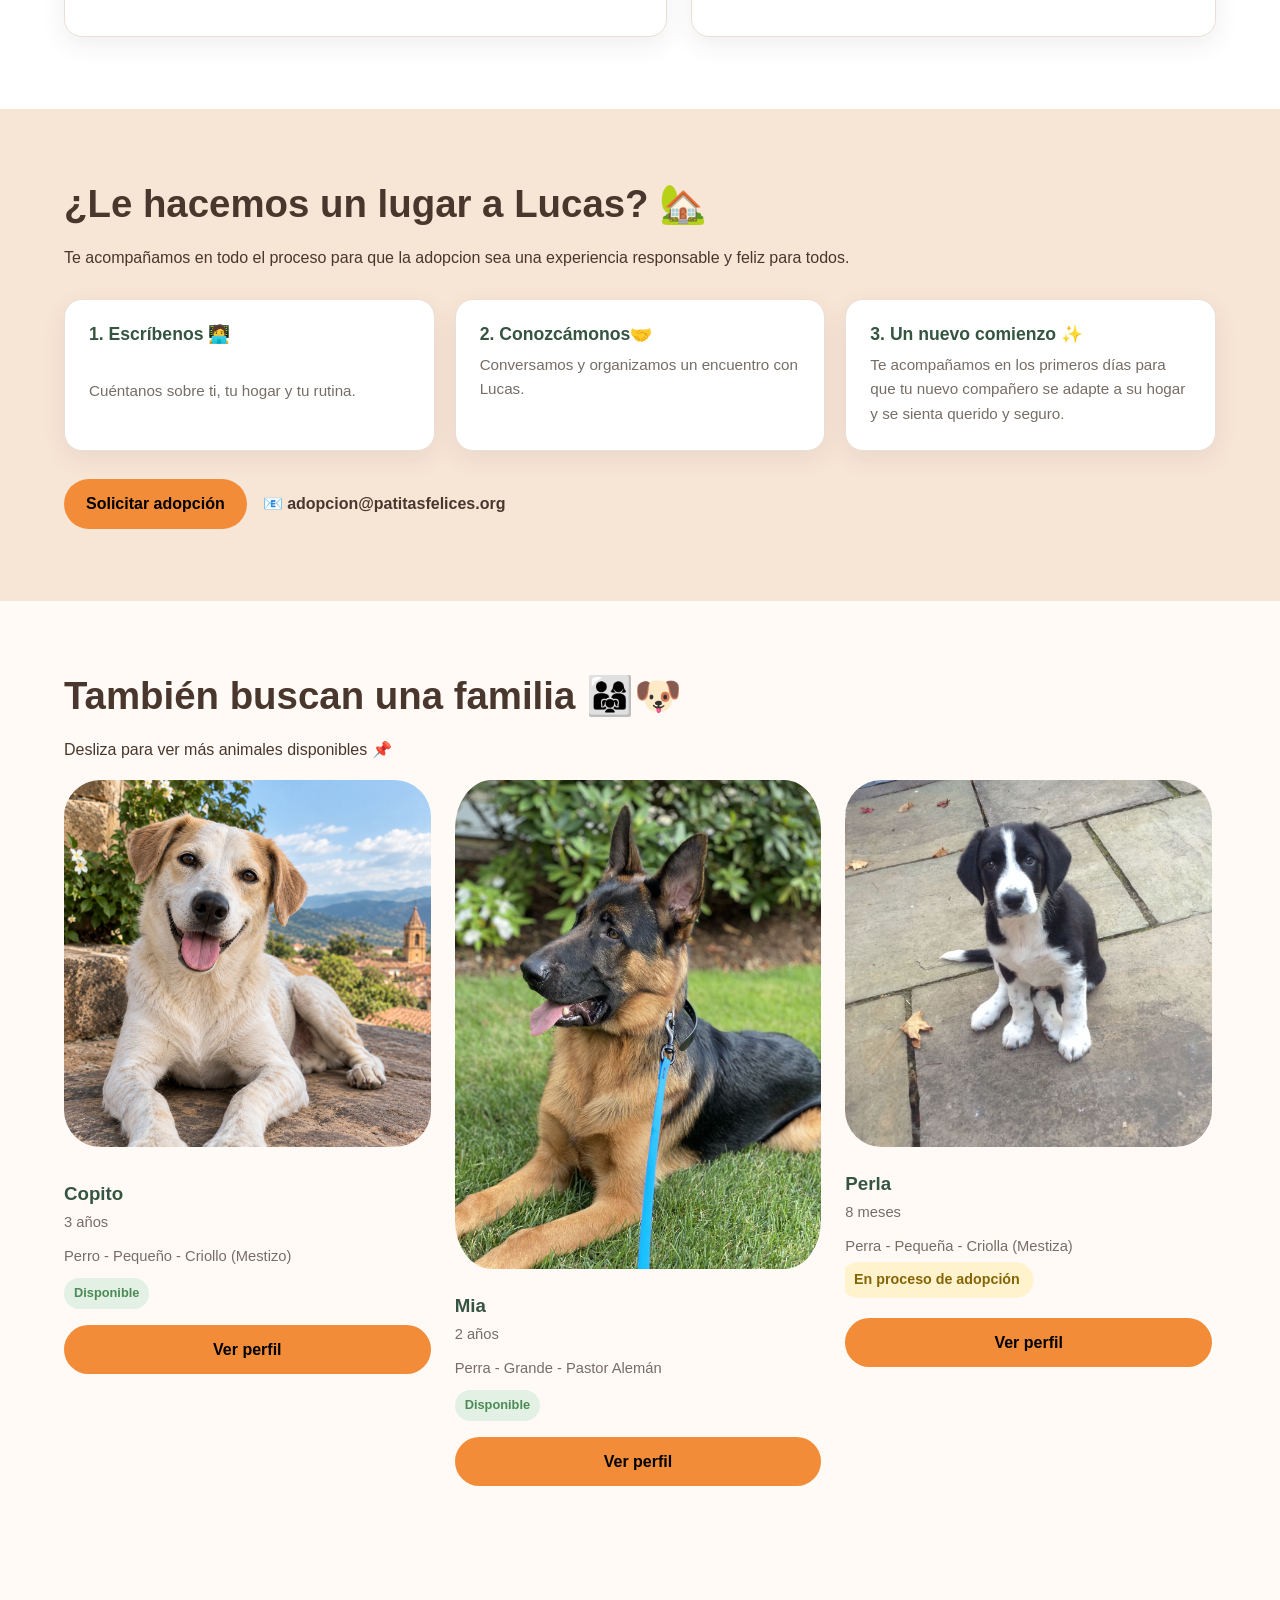
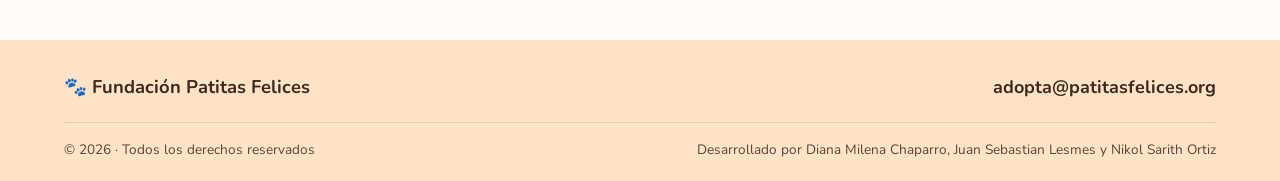
<file: perfil.html>
<!DOCTYPE html>
<html lang="es">

<head>
    <meta charset="UTF-8">
    <meta name="viewport" content="width=device-width, initial-scale=1.0">
    <title>Fundación Patitas Felices</title>
    <link href="https://fonts.googleapis.com/css2?family=Nunito:wght@400;700;800&display=swap" rel="stylesheet">
    <link rel="stylesheet" href="css/styles-perfil.css">
</head>

<body>


    <!-- ENCABEZADO -->
   <header id="inicio">
      <div class="contenedor barra">
        <a class="logo" href="index.html#inicio">
          <span class="logo-icono">🐾</span>
          <span class="logo-texto">
            <strong>Patitas Felices</strong>
            <small>FUNDACIÓN · RESCATE Y ADOPCIÓN</small>
          </span>
        </a>
        <nav>
          <ul>
            <li><a href="index.html#inicio">Inicio</a></li>
            <li><a href="index.html#adopta">Adopta</a></li>
            <li><a href="index.html#nosotros">Nosotros</a></li>
            <li><a href="index.html#contacto">Contacto</a></li>
            <li><a href="donaciones.html">Donar</a></li>
          </ul>
        </nav>
      </div>
    </header>




    <!-- CONTENIDO PRINCIPAL -->
    <main id="contenido">

        <!-- PERFIL DE LUCAS -->
        <section class="contenedor">

            <div class="migas">
                <a href="index.html">Inicio - Adopta - Lucas</a>

            </div>

            <div class="perfil" id="perfil">

                <!-- FOTO DE LUCAS -->
                <figure>
                    <div class="foto">
                        <img src="img/lucas.jpg" alt="imagen de Lucas">
                        <p></p>
                    </div>

                    <figcaption>
                        Lucas, un compañero listo para empezar una aventura.
                    </figcaption>
                </figure>

                <!-- INFORMACIÓN DE LUCAS -->
                <div>
                    <span class="etiqueta disponible">
                        Disponible
                    </span>

                    <h1>Hola, soy Lucas</h1>

                    <p class="intro">
                        Tengo mucho amor para dar ¿Nos conocemos?
                    </p>

                    <div class="ficha">
                        <div class="ficha-dentro">
                            <small>Edad</small>
                            <strong>1 año</strong>
                        </div>

                        <div class="ficha-dentro">
                            <small>Sexo</small>
                            <strong>Macho</strong>
                        </div>

                        <div class="ficha-dentro">
                            <small>Tamaño</small>
                            <strong>Mediano</strong>
                        </div>
                    </div>


                    <p class="raza">
                        Labrador retriever - San Gil - Santander - Colombia
                    </p>
                    <div class="btn-fila">
                        <a href="index.html#contacto" class="btn">
                            solicitar adopción
                        </a>
                    </div>

                    <p class="intro">
                        <br><br>
                        Cambia su historia, llena tu vida de felicidad.
                    </p>
                </div>

            </div>
        </section>

        <!-- HISTORIA, SALUD Y PERSONALIDAD -->
        <section class="seccion bg-blanco" id="sobremi">
            <div class="contenedor">
                <div class="migas">
                    <a href="index.html">DETRÁS DE CADA HUELLA, UNA HISTORIA</a>

                </div>

                <div class="encabezado">
                    <h2>Un poquito más sobre mí</h2>
                </div>

                <div class="historia-grid">

                    <!-- HISTORIA -->
                    <article class="tarjeta">
                        <h3>🧡</h3>
                        <h3>Mi historia</h3>
                        <br>

                        <p>
                            Un día me encontraron solito por las calles.
                            Tenía hambre y buscaba un lugar donde sentirme seguro.
                            Gracias a las personas que me ayudaron,
                            ahora tengo una nueva oportunidad de encontrar una familia que me dé mucho amor.
                        </p>
                        <br>

                        <p>
                            Disfruto salir a pasear, jugar con mis juguetes y recibir
                            muchos cariños. Sueño con encontrar una familia que me
                            quiera, me cuide y me dé un hogar donde pueda ser feliz
                            y compartir todo el amor que tengo para dar.
                        </p>
                        <br>

                        <p class="cita">
                            "No necesito una casa perfecta, solo un lugar donde me quieran"
                        </p>
                    </article>

                    <!-- COLUMNA DERECHA -->
                    <div class="columna">

                        <!-- SALUD -->
                        <article class="tarjeta">
                            <h3>🩺 Mi salud</h3>

                            <ul class="lista-check">
                                <li>Vacunas al día</li>
                                <li>Desparasitado</li>
                                <li>Esterilizado</li>
                                <li>Valoración veterinaria completa</li>
                            </ul>

                            <p>
                                Mi historial veterinario estará disponible para mi
                                futura familia durante el proceso de adopción.
                            </p>
                        </article>

                        <!-- PERSONALIDAD -->
                        <article class="tarjeta">
                            <div class="icono">🐾</div>
                            <h3> Mi forma de ser</h3>


                            <p>
                                Soy juguetón, cariñoso y curioso. Me encanta salir
                                a pasear, explorar nuevos lugares y compartir tiempo
                                con las personas. Necesito una familia que me tenga
                                paciencia mientras me adapto a mi nuevo hogar
                                ya que soy un cachorro todavia .
                            </p>
                        </article>

                    </div>
                </div>
            </div>
        </section>

        <!-- PROCESO DE ADOPCIÓN -->
        <section class="seccion bg-durazno" id="proceso">
            <div class="contenedor">

                <div class="encabezado">
                    <h2>¿Le hacemos un lugar a Lucas? 🏡</h2>

                    <p>
                        Te acompañamos en todo el proceso para que la adopcion
                        sea una experiencia responsable y feliz para todos.
                    </p>
                </div>

                <div class="pasos">

                    <article class="tarjeta">
                        <h3>1. Escríbenos 🧑‍💻</h3>
                        <br>
                        <p>Cuéntanos sobre ti, tu hogar y tu rutina.</p>
                    </article>

                    <article class="tarjeta">
                        <h3>2. Conozcámonos🤝</h3>

                        <p>
                            Conversamos y organizamos un encuentro con Lucas.
                        </p>
                    </article>

                    <article class="tarjeta">
                        <h3>3. Un nuevo comienzo ✨</h3>
                        <p>
                            Te acompañamos en los primeros días para que tu nuevo
                            compañero se adapte a su hogar y se sienta querido y seguro.
                        </p>
                    </article>

                </div>

                <div class="btn-fila">
                    <a class="btn" href="mailto:adopciona@patitasfelices.org">
                        Solicitar adopción
                    </a>

                    <a class="texto" href="mailto:adopcion@patitasfelices.org">
                        📧 adopcion@patitasfelices.org
                    </a>
                </div>

            </div>
        </section>

        <!-- OTROS ANIMALES -->
        <section class="seccion" id="adopta">
            <div class="contenedor">

                <div class="encabezado">
                    <h2>También buscan una familia 👨‍👩‍👧🐶</h2>
                    <p>Desliza para ver más animales disponibles 📌</p>
                </div>

                <div class="relacionados">

                    <article class="animal">
                        <div class="foto_copito">
                            <img src="img/copito.png" alt="imagen de Copito">
                            <p></p>
                        </div>
                        <br>
                        <h3>Copito</h3>
                        <p class="datos">3 años</p>
                        <p class="datos">Perro - Pequeño - Criollo (Mestizo)</p>
                        <span class="etiqueta disponible">Disponible</span>
                        <a class="btn" href="#">Ver perfil</a>
                    </article>

                    <article class="animal">
                        <div class="foto_mia">
                            <img src="img/mia3.jpg" alt="foto mia ">
                        </div>
                        <br>
                        <h3>Mia</h3>
                        <p class="datos">2 años</p>
                        <p class="datos">Perra - Grande - Pastor Alemán</p>
                        <span class="etiqueta disponible">Disponible</span>
                        <a class="btn" href="#">Ver perfil</a>
                    </article>

                    <article class="animal">
                        <div class="foto_perla">
                            <img src="img/perla.jpg" alt="forto de perla">
                        </div>
                        <br>
                        <h3>Perla</h3>
                        <p class="datos">8 meses</p>
                        <p class="datos">Perra - Pequeña - Criolla (Mestiza)</p>
                        <span class="proceso">En proceso de adopción</span>
                        <a class="btn" href="#">Ver perfil</a>
                    </article>

                    <article class="animal">
                        <div class="foto_aslan">
                            <img src="img/aslan.jpg" alt="foto aslan">
                        </div>
                        <br>
                        <h3>Aslan</h3>
                        <p class="datos">1 años</p>
                        <p class="datos">Gato - Mediano - Criollo (Mestizo)</p>
                        <span class="etiqueta disponible">Disponible</span>
                        <a class="btn" href="#">Ver perfil</a>
                    </article>
                    <article class="animal">
                        <div class="foto_saturno">
                            <img src="img/saturno.jpg" alt="foto saturno">
                        </div>
                        <br>
                        <h3>Saturno</h3>
                        <p class="datos">4 años</p>
                        <p class="datos">Perro - Grande - Labrador</p>
                        <span class="etiqueta disponible">Disponible</span>
                        <a class="btn" href="#">Ver perfil</a>
                    </article>
                    </article>

                    <article class="animal">
                        <div class="foto_tigreso">
                            <img src="img/tigreso.jpg" alt="foto tigreso">
                        </div>
                        <br>
                        <h3>Tigreso</h3>
                        <p class="datos">5 años</p>
                        <p class="datos">Gato - Mediano - Criollo (Mestizo)</p>
                        <span class="proceso">En proceso de adopción</span>
                        <a class="btn" href="#">Ver perfil</a>
                    </article>

                </div>
            </div>
        </section>

    </main>

    <!-- PIE DE PÁGINA -->
    <footer>
      <div class="contenedor">
        <div class="pie">
          <strong>🐾 Fundación Patitas Felices</strong>
          <a href="mailto:adopta@patitasfelices.org">adopta@patitasfelices.org</a>
        </div>
        <div class="pie-creditos">
          <span>© 2026 · Todos los derechos reservados</span>
          <span>Desarrollado por Diana Milena Chaparro, Juan Sebastian Lesmes y Nikol Sarith Ortiz</span>
        </div>
      </div>
    </footer>

</body>

</html>
</file>
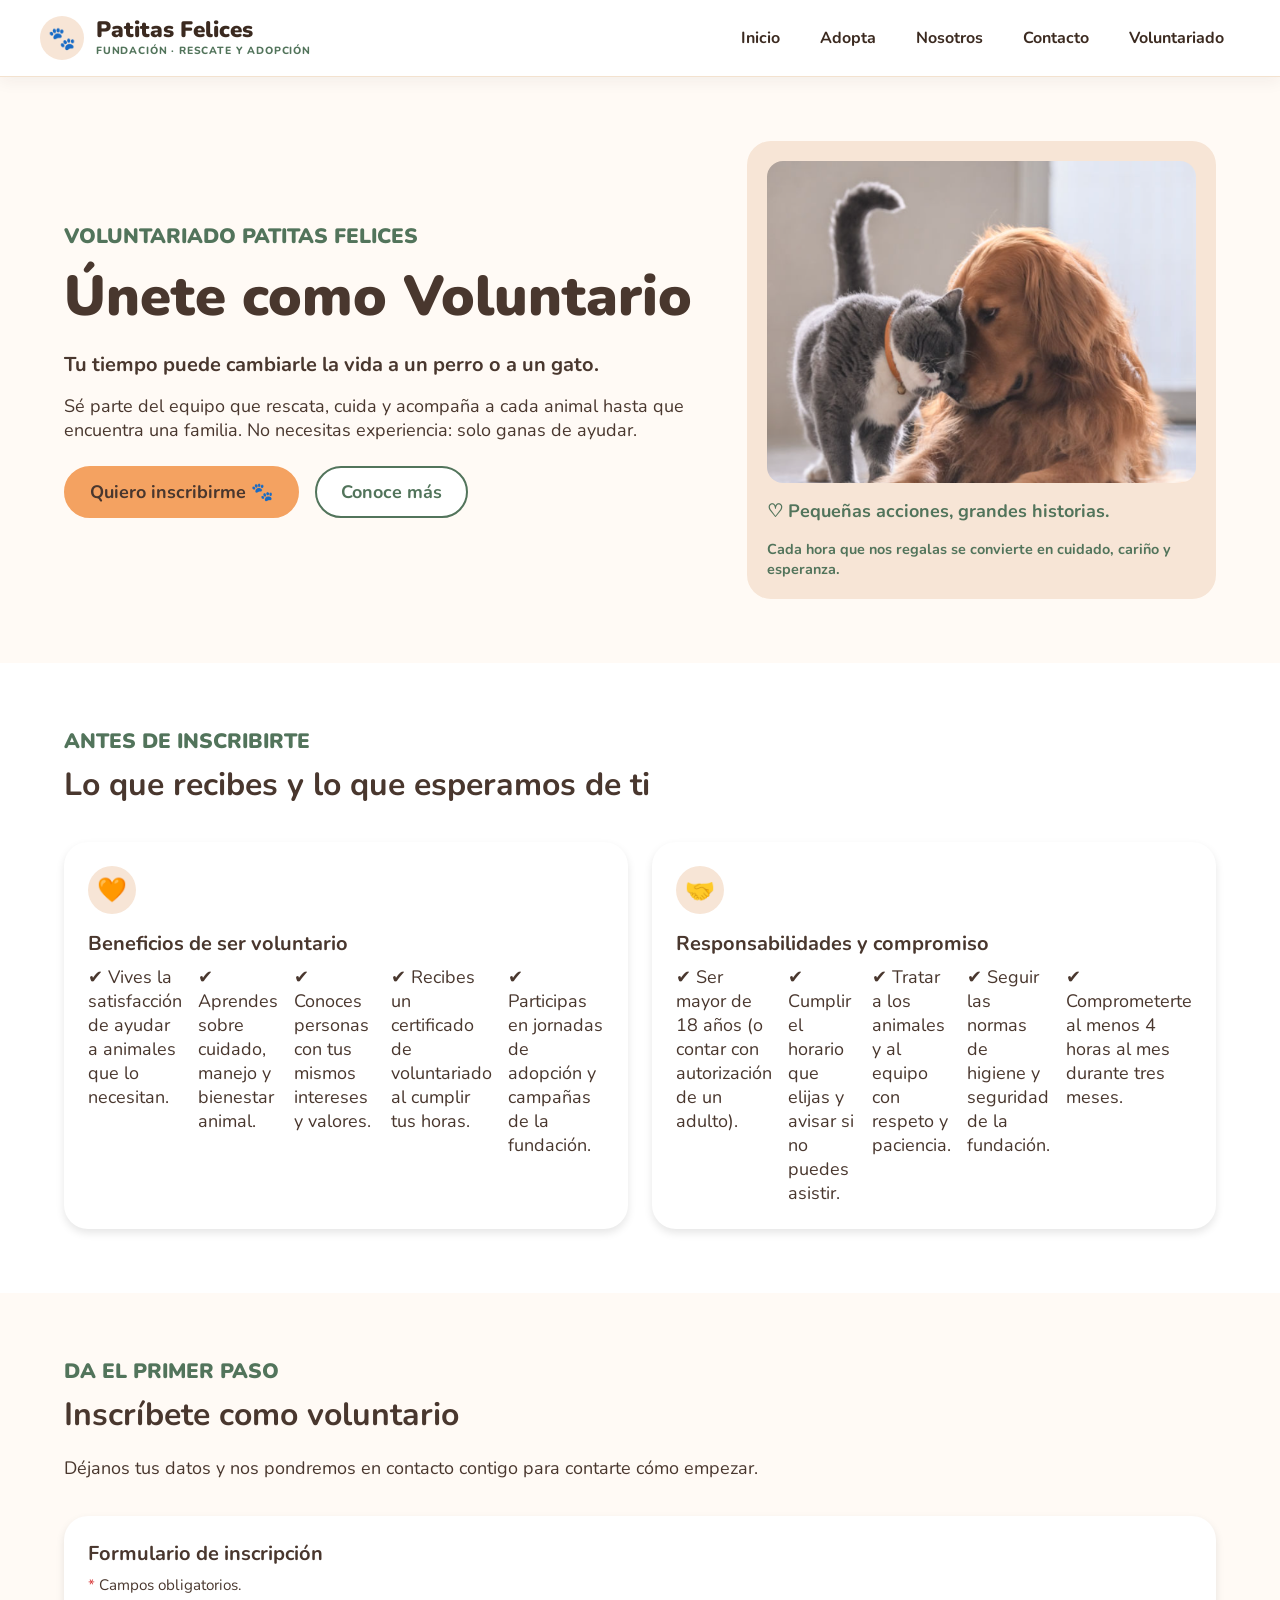
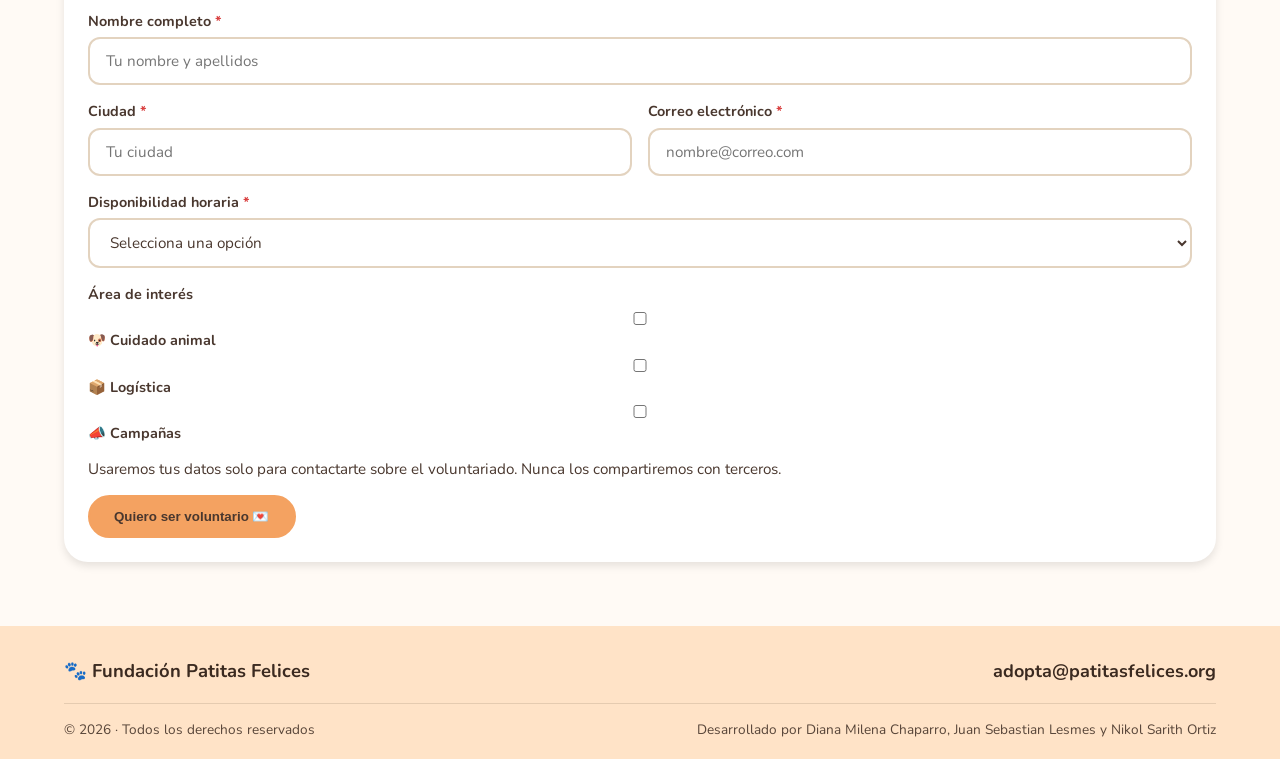
<file: voluntariado.html>
<!DOCTYPE html>
<html lang="es">

    <head>
        <meta charset="UTF-8">
        <meta name="viewport" content="width=device-width, initial-scale=1">
        <title>Patitas Felices</title>
        <!-- Se añade la fuente NUNITO -->
        <link href="https://fonts.googleapis.com/css2?family=Nunito:wght@400;700;800&display=swap" rel="stylesheet">
        <link rel="stylesheet" href="css/styles.css">
    </head>

      <body>
        <header id="inicio">
          <div class="contenedor barra">
            <a class="logo" href="#inicio">
              <span class="logo-icono">🐾</span>
              <span class="logo-texto">
                <strong>Patitas Felices</strong>
                <small>FUNDACIÓN · RESCATE Y ADOPCIÓN</small>
              </span>
            </a>
            <nav>
              <ul>
                <li><a href="index.html#inicio">Inicio</a></li>
                <li><a href="index.html#adopta">Adopta</a></li>
                <li><a href="index.html#nosotros">Nosotros</a></li>
                <li><a href="index.html#contacto">Contacto</a></li>
                <li><a href="voluntariado.html">Voluntariado</a></li>
              </ul>
            </nav>
          </div>     
        </header>

        <main>
            <section class="seccion" >
                <div class="contenedor hero">
           
                  <div>
                    <span class="eyebrow">Voluntariado Patitas Felices</span>
                    <h1>Únete como Voluntario</h1>
                    <p class="lema">Tu tiempo puede cambiarle la vida a un perro o a un gato.</p>
                    <p class="descripcion">Sé parte del equipo que rescata, cuida y acompaña a cada animal hasta que
                      encuentra una familia. No necesitas experiencia: solo ganas de ayudar.</p>
                    <div class="hero-botones">
                      <a class="btn" href="#inscripcion">Quiero inscribirme 🐾</a>
                      <a class="btn btn-contorno" href="#informacion">Conoce más</a>
                    </div>
                  </div>
           
                  <div class="hero-tarjeta">
                    <img src="img/gatoyperro.png" alt="Un niño abrazando a su perro">
                    <p class="tarjeta-titulo">♡ Pequeñas acciones, grandes historias.</p>
                    <p class="tarjeta-texto">Cada hora que nos regalas se convierte en cuidado, cariño y esperanza.</p>
                  </div>
           
                </div>
              </section>

            <section class="seccion fondo-blanco" id="informacion">
                <div class="contenedor">
                  <span class="eyebrow">Antes de inscribirte</span>
                  <h2>Lo que recibes y lo que esperamos de ti</h2>
           
                  <div class="dos">
           
                    <article class="tarjeta">
                      <div class="icono">🧡</div>
                      <h3>Beneficios de ser voluntario</h3>
                      <ul class="lista-voluntario">
                        <li>✔ Vives la satisfacción de ayudar a animales que lo necesitan.</li>
                        <li>✔ Aprendes sobre cuidado, manejo y bienestar animal.</li>
                        <li>✔ Conoces personas con tus mismos intereses y valores.</li>
                        <li>✔ Recibes un certificado de voluntariado al cumplir tus horas.</li>
                        <li>✔ Participas en jornadas de adopción y campañas de la fundación.</li>
                      </ul>
                    </article>

                    <article class="tarjeta">
                      <div class="icono">🤝</div>
                      <h3>Responsabilidades y compromiso</h3>
                      <ul class="lista-voluntario">
                        <li>✔ Ser mayor de 18 años (o contar con autorización de un adulto).</li>
                        <li>✔ Cumplir el horario que elijas y avisar si no puedes asistir.</li>
                        <li>✔ Tratar a los animales y al equipo con respeto y paciencia.</li>
                        <li>✔ Seguir las normas de higiene y seguridad de la fundación.</li>
                        <li>✔ Comprometerte al menos 4 horas al mes durante tres meses.</li>
                      </ul>
                    </article>
           
                  </div>
                </div>
              </section>
              <section class="seccion" id="inscripcion">
                <div class="contenedor">
                  <span class="eyebrow">Da el primer paso</span>
                  <h2>Inscríbete como voluntario</h2>
                  <p class="intro">Déjanos tus datos y nos pondremos en contacto contigo para contarte cómo empezar.</p>
           
   
                  <form class="tarjeta formulario formulario-voluntario" action="#" method="get">
                    <h3>Formulario de inscripción</h3>
                    <p class="nota"><span class="req">*</span> Campos obligatorios.</p>
           
                    <div class="campo">
                      <label for="nombre">Nombre completo <span class="req">*</span></label>
                      <input type="text" id="nombre" name="nombre" placeholder="Tu nombre y apellidos" required>
                    </div>
           
                    <div class="fila">
                      <div class="campo">
                        <label for="ciudad">Ciudad <span class="req">*</span></label>
                        <input type="text" id="ciudad" name="ciudad" placeholder="Tu ciudad" required>
                      </div>
                      <div class="campo">
                        <label for="correo">Correo electrónico <span class="req">*</span></label>
                        <input type="email" id="correo" name="correo" placeholder="nombre@correo.com" required>
                      </div>
                    </div>

                    <div class="campo">
                      <label for="disponibilidad">Disponibilidad horaria <span class="req">*</span></label>
                      <select id="disponibilidad" name="disponibilidad" required>
                        <option value="">Selecciona una opción</option>
                        <option value="fines-de-semana">Fines de semana</option>
                        <option value="entre-semana">Entre semana</option>
                        <option value="ambos">Ambos</option>
                      </select>
                    </div>

                    <div class="campo areas">
                      <label for="areasinteres">Área de interés</label>
                      <div class="checks">
                        <label class="check">
                          <input type="checkbox" name="area" value="cuidado-animal">
                          <span>🐶 Cuidado animal</span>
                        </label>
                        <label class="check">
                          <input type="checkbox" name="area" value="logistica">
                          <span>📦 Logística</span>
                        </label>
                        <label class="check">
                          <input type="checkbox" name="area" value="campanas">
                          <span>📣 Campañas</span>
                        </label>
                      </div>
                    </div>
           
                    <p class="nota">Usaremos tus datos solo para contactarte sobre el voluntariado. Nunca los compartiremos con
                      terceros.</p>
                    <button class="btn" type="submit">Quiero ser voluntario 💌</button>
                  </form>
                </div>
              </section>
        </main>

<footer>
    <div class="contenedor">
      <div class="pie">
        <strong>🐾 Fundación Patitas Felices</strong>
        <a href="mailto:adopta@patitasfelices.org">adopta@patitasfelices.org</a>
      </div>
      <div class="pie-creditos">
        <span>© 2026 · Todos los derechos reservados</span>
        <span>Desarrollado por Diana Milena Chaparro, Juan Sebastian Lesmes y Nikol Sarith Ortiz</span>
      </div>
    </div>
  </footer>
</html>
</file>
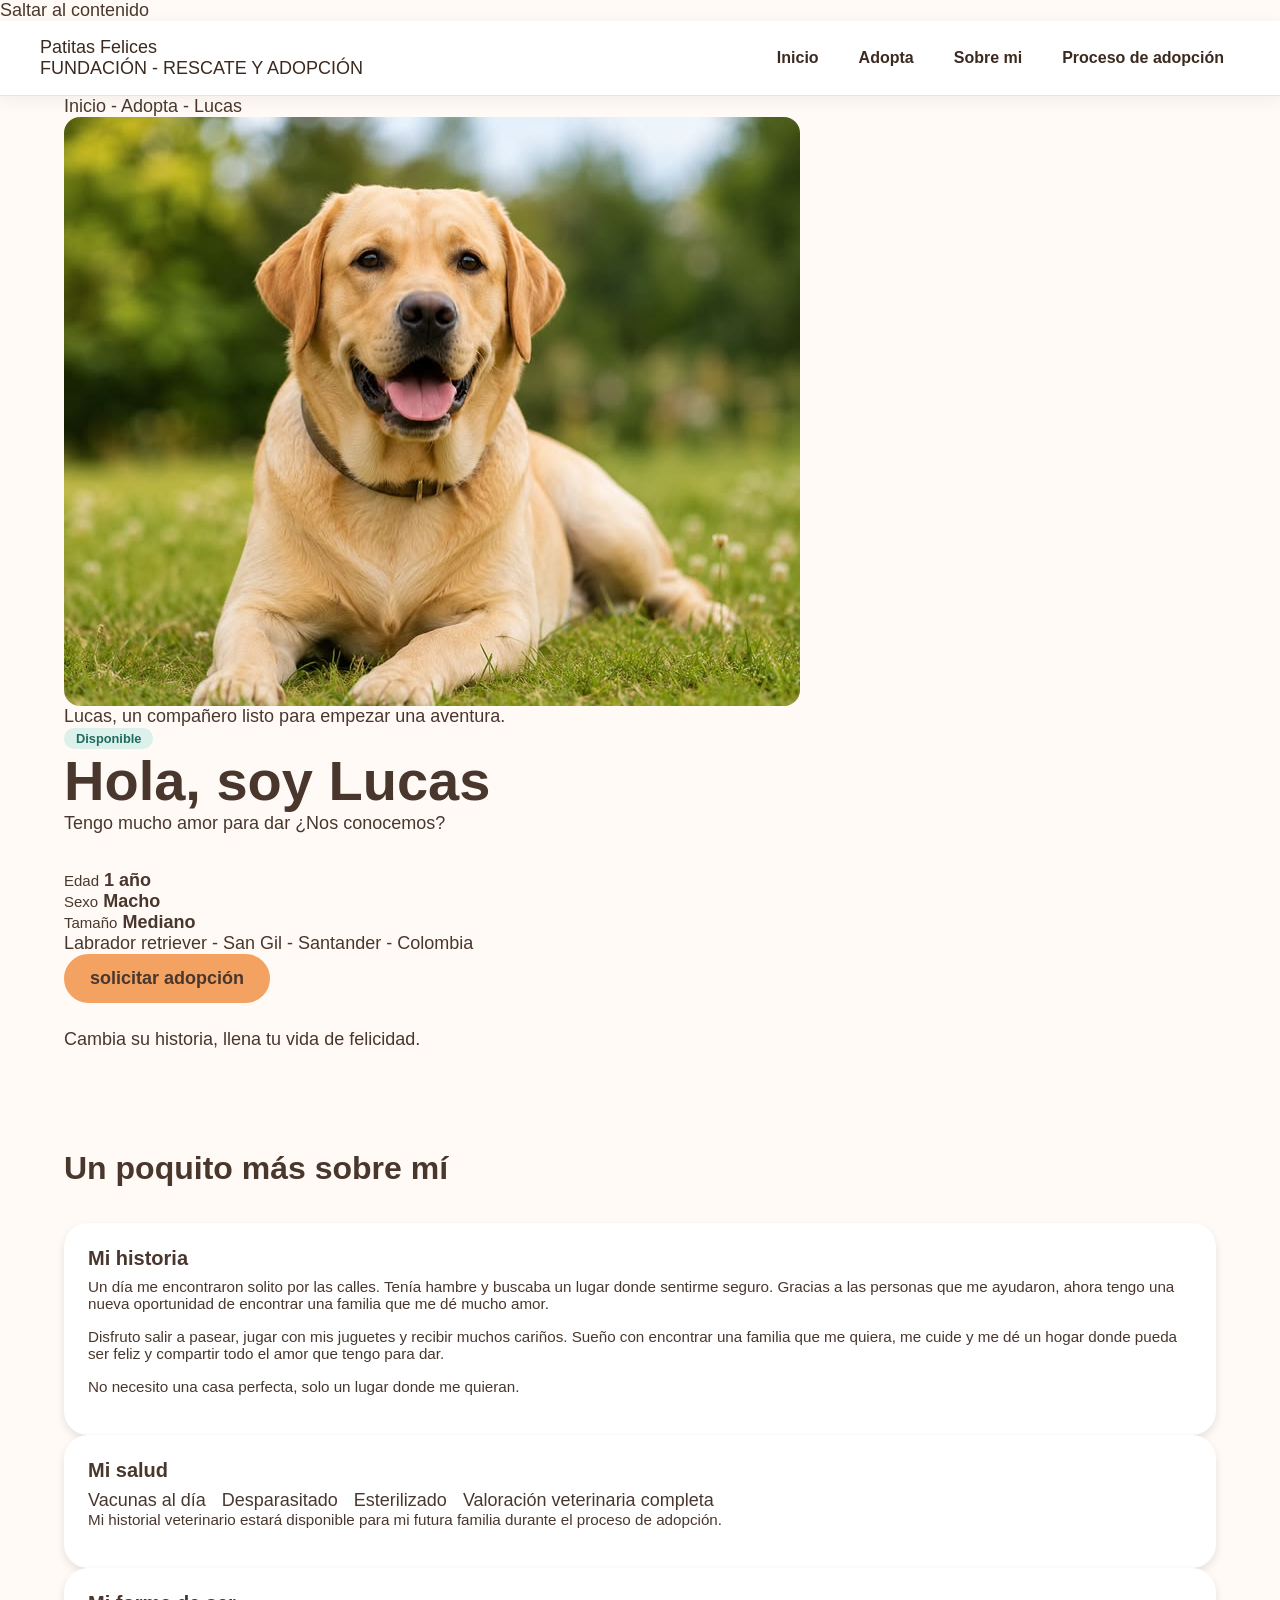
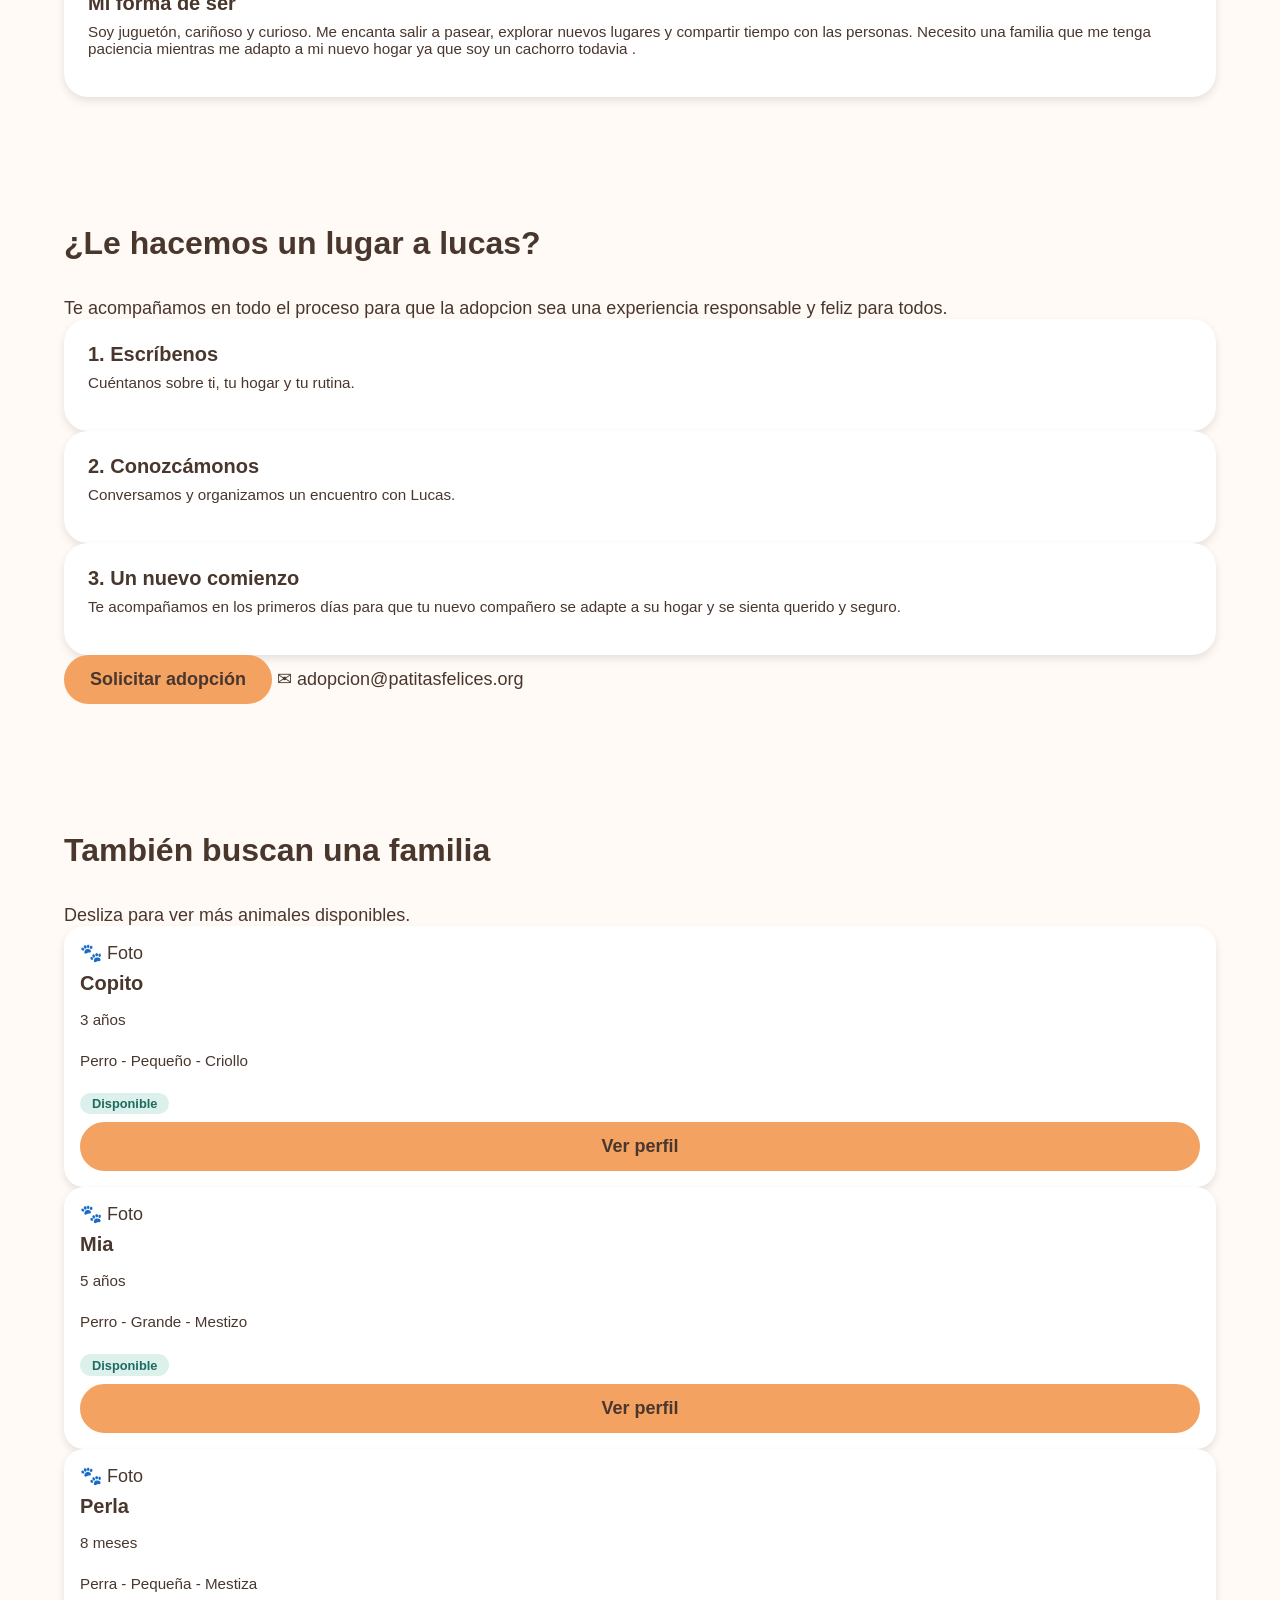
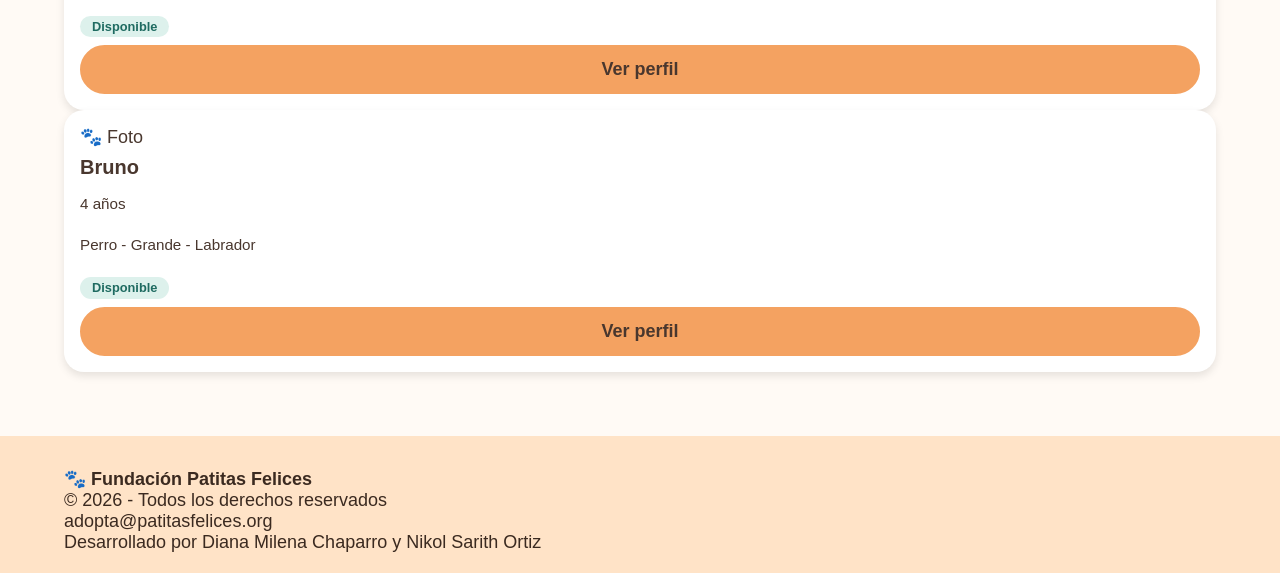
<file: css/perfil.html>
<!DOCTYPE html>
<html lang="es">
<head>
    <meta charset="UTF-8">
    <meta name="viewport" content="width=device-width, initial-scale=1.0">
    <title>Fundación Patitas Felices</title>
    <link rel="stylesheet" href="styles.css">
</head>

<body>

    <!-- ENLACE PARA SALTAR AL CONTENIDO -->
    <a href="#contenido" class="salto">
        Saltar al contenido
    </a>

    <!-- ENCABEZADO -->
   <header id="inicio">
        <div class="contenedor barra">
            <div class="marca">
            <a href="#inicio">Patitas Felices</a>
            <p>FUNDACIÓN - RESCATE Y ADOPCIÓN</p>
            </div>
            <!--menu a la derecha-->
            <nav>
                <ul>
                    <li><a href="#inicio">Inicio</a></li>
                    <li><a href="#adopta">Adopta</a></li>
                    <li><a href="#nosotros">Sobre mi</a></li>
                    <li><a href="#contacto">Proceso de adopción</a></li>
                </ul>
            </nav>
        </div>

    </header>

    <!-- CONTENIDO PRINCIPAL -->
    <main id="contenido">

        <!-- PERFIL DE LUCAS -->
        <section class="contenedor">

            <div class="migas">
                <a href="index.html">Inicio - Adopta - Lucas</a>
                
            </div>

            <div class="perfil" id="perfil">

                <!-- FOTO DE LUCAS -->
                <figure>
                    <div class="foto">
                        <img src="img/lucas.jpg" alt="imagen de Lucas">
                        <p></p>
                    </div>

                    <figcaption>
                        Lucas, un compañero listo para empezar una aventura.
                    </figcaption>
                </figure>

                <!-- INFORMACIÓN DE LUCAS -->
                <div>
                    <span class="etiqueta disponible">
                        Disponible
                    </span>

                    <h1>Hola, soy Lucas</h1>

                    <p class="intro">
                        Tengo mucho amor para dar ¿Nos conocemos?
                    </p>

                    <div class="ficha">
                        <div>
                            <small>Edad</small>
                            <strong>1 año</strong>
                        </div>

                        <div>
                            <small>Sexo</small>
                            <strong>Macho</strong>
                        </div>

                        <div>
                            <small>Tamaño</small>
                            <strong>Mediano</strong>
                        </div>
                    </div>


                    <p class="raza">
                        Labrador retriever - San Gil - Santander - Colombia
                    </p>
                    <div class="btn-fila">
                        <a class="btn"
                           href="mailto:adocta@patitasfelices.org">
                            solicitar adopción
                        </a>
                    </div>

                    <p class="intro">
                        <br><br>
                        Cambia su historia, llena tu vida de felicidad.
                    </p>
                </div>

            </div>
        </section>

        <!-- HISTORIA, SALUD Y PERSONALIDAD -->
        <section class="seccion bg-blanco" id="historia">
            <div class="contenedor">

                <div class="encabezado">
                    <h2>Un poquito más sobre mí</h2>
                </div>

                <div class="historia-grid">

                    <!-- HISTORIA -->
                    <article class="tarjeta">
                        <h3>Mi historia</h3>

                        <p>
                            Un día me encontraron solito por las calles.
                            Tenía hambre y buscaba un lugar donde sentirme seguro.
                            Gracias a las personas que me ayudaron,
                            ahora tengo una nueva oportunidad de encontrar una familia que me dé mucho amor.
                        </p>

                        <p>
                            Disfruto salir a pasear, jugar con mis juguetes y recibir
                            muchos cariños. Sueño con encontrar una familia que me
                            quiera, me cuide y me dé un hogar donde pueda ser feliz
                            y compartir todo el amor que tengo para dar.
                        </p>

                        <p class="cita">
                            No necesito una casa perfecta, solo un lugar donde me quieran.
                        </p>
                    </article>

                    <!-- COLUMNA DERECHA -->
                    <div class="columna">

                        <!-- SALUD -->
                        <article class="tarjeta">
                            <h3>Mi salud</h3>

                            <ul class="lista-check">
                                <li>Vacunas al día</li>
                                <li>Desparasitado</li>
                                <li>Esterilizado</li>
                                <li>Valoración veterinaria completa</li>
                            </ul>

                            <p>
                                Mi historial veterinario estará disponible para mi
                                futura familia durante el proceso de adopción.
                            </p>
                        </article>

                        <!-- PERSONALIDAD -->
                        <article class="tarjeta">
                            <h3>Mi forma de ser</h3>

                            <p>
                                Soy juguetón, cariñoso y curioso. Me encanta salir
                                a pasear, explorar nuevos lugares y compartir tiempo
                                con las personas. Necesito una familia que me tenga
                                paciencia mientras me adapto a mi nuevo hogar
                                ya que soy un cachorro todavia .
                            </p>
                        </article>

                    </div>
                </div>
            </div>
        </section>

        <!-- PROCESO DE ADOPCIÓN -->
        <section class="seccion bg-durazno" id="proceso">
            <div class="contenedor">

                <div class="encabezado">
                    <h2>¿Le hacemos un lugar a lucas?</h2>

                    <p>
                        Te acompañamos en todo el proceso para que la adopcion
                        sea una experiencia responsable y feliz para todos.
                    </p>
                </div>

                <div class="pasos">

                    <article class="tarjeta">
                        <h3>1. Escríbenos</h3>
                        <p>Cuéntanos sobre ti, tu hogar y tu rutina.</p>
                    </article>

                    <article class="tarjeta">
                        <h3>2. Conozcámonos</h3>
                        <p>
                            Conversamos y organizamos un encuentro con Lucas.
                        </p>
                    </article>

                    <article class="tarjeta">
                        <h3>3. Un nuevo comienzo</h3>
                        <p>
                            Te acompañamos en los primeros días para que tu nuevo
                            compañero se adapte a su hogar y se sienta querido y seguro.
                        </p>
                    </article>

                </div>

                <div class="btn-fila">
                    <a class="btn"
                       href="mailto:adopciona@patitasfelices.org">
                        Solicitar adopción
                    </a>

                    <a class="texto"
                       href="mailto:adopcion@patitasfelices.org">
                        ✉ adopcion@patitasfelices.org
                    </a>
                </div>

            </div>
        </section>

        <!-- OTROS ANIMALES -->
        <section class="seccion">
            <div class="contenedor">

                <div class="encabezado">
                    <h2>También buscan una familia</h2>
                    <p>Desliza para ver más animales disponibles.</p>
                </div>

                <div class="relacionados">

                    <article class="animal tarjeta">
                        <div class="foto">🐾 Foto</div>
                        <h3>Copito</h3>
                        <p class="datos">3 años</p>
                        <p class="datos">Perro - Pequeño - Criollo</p>
                        <span class="etiqueta disponible">Disponible</span>
                        <a class="btn" href="#">Ver perfil</a>
                    </article>

                    <article class="animal tarjeta">
                        <div class="foto">🐾 Foto</div>
                        <h3>Mia</h3>
                        <p class="datos">5 años</p>
                        <p class="datos">Perro - Grande - Mestizo</p>
                        <span class="etiqueta disponible">Disponible</span>
                        <a class="btn" href="#">Ver perfil</a>
                    </article>

                    <article class="animal tarjeta">
                        <div class="foto">🐾 Foto</div>
                        <h3>Perla</h3>
                        <p class="datos">8 meses</p>
                        <p class="datos">Perra - Pequeña - Mestiza</p>
                        <span class="etiqueta disponible">Disponible</span>
                        <a class="btn" href="#">Ver perfil</a>
                    </article>

                    <article class="animal tarjeta">
                        <div class="foto">🐾 Foto</div>
                        <h3>Bruno</h3>
                        <p class="datos">4 años</p>
                        <p class="datos">Perro - Grande - Labrador</p>
                        <span class="etiqueta disponible">Disponible</span>
                        <a class="btn" href="#">Ver perfil</a>
                    </article>

                </div>
            </div>
        </section>

    </main>

    <!-- PIE DE PÁGINA -->
    <footer class="footer">
        <div class="contenedor">

            <p><strong>🐾 Fundación Patitas Felices</strong></p>

            <p>© 2026 - Todos los derechos reservados</p>

            <p>
                <a href="mailto:adopta@patitasfelices.org">
                    adopta@patitasfelices.org
                </a>
            </p>

            <p>Desarrollado por Diana Milena Chaparro y Nikol Sarith Ortiz</p>

        </div>
    </footer>

</body>
</html>
</file>
<file: css/styles.css>
/* CSS Variables and Global Styles */
  :root {
    --naranja: #F28C38;
    --crema: #FFF7EC;
    --verde: #2F8F83;
    --cafe: #3B2A20;
    --blanco: #FFFFFF;
    --durazno: #FFE3C7;
  }

  html {
    scroll-behavior: smooth;
    scroll-padding-top: 1rem;
  }

  /* Resetea todos los elementos para que tengan un box-sizing de border-box y elimina márgenes y padding por defecto */
  * {
    box-sizing: border-box;
    margin: 0;
    padding: 0;
  }

  body {
    font-family: "Nunito", Arial, sans-serif;
    background: var(--crema);
    color: var(--cafe);
    font-size: 18px;
  }

  a {
    color: inherit;
    text-decoration: none;

  }

  header {
    background-color: #FFFFFF;
    color: #3B2A20;
    border-bottom: 1px solid #F3E2CF;
    box-shadow: 0 4px 16px rgba(59, 42, 32, 0.06);
  }

  ul {
    list-style-type: none;
    display: flex;
    gap: 1rem;
  }


  nav ul {
    gap: 0.5rem;
  }

  nav a {
    display: inline-block;
    padding: 0.45rem 1rem;
    border-radius: 999px;
    font-weight: bold;
    font-size: 1rem;
    transition: background-color 0.3s, color 0.3s;
  }

  nav a:hover {
    background-color: #FFE3C7;
    color: #2F8F83;
  }

  /* Logo: ícono + texto en fila */
  .logo {
    display: flex;
    align-items: center;
    gap: 0.75rem;
  }

  .logo-icono {
    width: 2.75rem;
    height: 2.75rem;
    display: grid;
    place-items: center;
    background-color: var(--durazno);
    border-radius: 50%;
    font-size: 1.4rem;
  }

  .logo-texto {
    display: flex;
    flex-direction: column;
  }

  .logo strong {
    font-size: 1.4rem;
    font-weight: 900;
    line-height: 1.1;
  }

  .logo small {
    font-size: 0.65rem;
    font-weight: 800;
    letter-spacing: 0.08em;
    color: var(--verde);
  }

  .hero {
    display: grid;
    grid-template-columns: 1.15fr 0.85fr;
    gap: 3rem;
    align-items: center;
    padding: 0;
    /* quita el 4rem 5rem de antes */
  }

  h1 {
    font-size: 3.5rem;
    margin-bottom: 1rem;
    font-weight: 900;
  }

  .lema {
    margin-bottom: 1rem;
    font-weight: 700;
    font-size: 1.25rem;
  }

  .descripcion {
    margin-bottom: 1rem;
  }

  .eyebrow {
    display: block;
    /* para que acepte margen abajo */
    margin-bottom: 0.5rem;
    font-size: 1.3rem;
    color: var(--verde);
    text-transform: uppercase;
    font-weight: 900;
  }

  h2 {
    font-size: 2rem;
    margin-bottom: 2.25rem;
  }

  .btn {

    padding: 0.75rem 1.5rem;
    border-radius: 2rem;
    display: inline-block;
    background-color: var(--naranja);
    color: var(--cafe);
    border: 2px solid var(--naranja);
    font-weight: bold;
  }

  .btn-contorno {

    background-color: var(--blanco);
    color: var(--verde);
    border: 2px solid var(--verde);
  }

  img {
    max-width: 100%;
    display: block;
    object-fit: cover;
    border-radius: 1rem;
  }

  .hero-tarjeta img {
    width: 100%;
    aspect-ratio: 4/3;
    object-fit: cover;
    border-radius: 1rem;
  }

  .hero-tarjeta {
    background-color: var(--durazno);
    padding: 1.25rem;
    border-radius: 1.5rem;
  }

  .tarjeta-titulo {
    font-weight: bold;
    margin-top: 1rem;
  }

  .hero-tarjeta > .tarjeta-titulo {
    color:var(--verde);
    font-weight: bold;
    margin-top: 1rem;
  }

  .hero-tarjeta > .tarjeta-texto {
    color:var(--verde);
    font-weight: bold;
    margin-top: 1rem;
  }

  .tarjeta-texto {
    margin-top: 0.5rem;
    font-size: 0.9rem;
  }

  .contenedor {
    max-width: 1200px;
    margin: 0 auto;
    padding: 0 1.5rem;
  }

  .seccion {
    padding: 4rem 0;
  }

  .barra {
    display: flex;
    justify-content: space-between;
    align-items: center;
    padding: 1rem 0;
  }

  .hero-botones {
    display: flex;
    gap: 1rem;
    margin-top: 1.5rem;
  }

  .fondo-blanco {
    background-color: var(--blanco);
  }


  /* Ventana: oculta las tarjetas que están fuera de vista */
  .carrusel {
    overflow: hidden;
  }

  /* Fila larga con todas las tarjetas; esta es la que se mueve */
  .pista {
    --paso: calc(100% / 3 + 0.5rem);
    /* una tarjeta + la mitad del espacio entre tarjetas */
    display: flex;
    gap: 1.5rem;
    animation: deslizar 9s ease-in-out infinite;
  }

  .carrusel:hover .pista {
    animation-play-state: paused;
    /* se detiene si pones el mouse encima */
  }

  /* Cada tarjeta mide exactamente un tercio de la ventana */
  .paso {
    flex: 0 0 calc((100% - 3rem) / 3);
  }

  .paso img {
    width: 100%;
    aspect-ratio: 16 / 10;
    object-fit: cover;
    border-radius: 1rem;
  }

  .paso .eyebrow {
    display: block;
    margin-top: 0.75rem;
    font-size: 0.8rem;
  }

  .paso h3 {
    font-size: 1.25rem;
    margin: 0.25rem 0;
  }

  .paso p {
    font-size: 0.95rem;
  }

  .fondo-durazno {
    background-color: var(--durazno);
  }

  .intro {
    max-width: 800px;
    margin: -1rem 0 2.25rem;
  }

  .resumen {
    color: var(--verde);
    font-weight: bold;
    font-size: 0.85rem;
    margin-bottom: 2rem;
  }

  .tarjeta {
    background-color: var(--blanco);
    padding: 1.5rem;
    border-radius: 1.5rem;
    box-shadow: 0 0.25rem 0.5rem rgba(0, 0, 0, 0.1);
  }

  .tarjeta:hover {
    box-shadow: 0 0.5rem 1rem rgba(0, 0, 0, 0.15);
    transform: translateY(-0.25rem);
    transition: all 0.3s ease-in-out;
  }

  .tarjeta h3 {
    font-size: 1.25rem;
    margin-bottom: 0.5rem;
  }

  .tarjeta p {
    font-size: 0.95rem;
    margin-bottom: 1rem;
  }

  .icono {
    width: 3rem;
    height: 3rem;
    display: grid;
    place-items: center;
    background-color: var(--durazno);
    border-radius: 50%;
    font-size: 1.5rem;
    margin-bottom: 1rem;
  }

  .icono-simple {
    font-size: 1.5rem;
    margin-bottom: 0.5rem;
  }

  .enlace {
    color: var(--verde);
    font-weight: bold;
    font-size: 0.9rem;
  }

  .enlace:hover {
    text-decoration: underline;
  }

  .cuatro {
    display: grid;
    grid-template-columns: repeat(4, 1fr);
    gap: 1.5rem;
  }

  .dos {
    display: grid;
    grid-template-columns: repeat(2, 1fr);
    gap: 1.5rem;
  }

  blockquote {
    font-weight: bold;
    font-size: 1.15rem;
    margin-bottom: 1rem;
  }

  .tarjeta strong {
    display: block;
  }

  .tarjeta small {
    color: var(--verde);
  }

  /* ---------- Galería en mosaico ---------- */
  .mosaico {
    display: grid;
    grid-template-columns: 2fr 1fr 1fr;
    gap: 1.25rem 1.5rem;
  }

  .mosaico figure {
    display: flex;
    flex-direction: column;
    gap: 0.5rem;
  }

  .mosaico img {
    width: 100%;
    aspect-ratio: 4 / 3;
    object-fit: cover;
  }

  .mosaico .grande {
    grid-row: span 2;
    /* ocupa dos filas de alto */
  }

  .mosaico .grande img {
    flex: 1;
    /* estira la foto hasta llenar el alto disponible */
    aspect-ratio: auto;
    min-height: 0;
  }

  .mosaico figcaption {
    font-size: 0.85rem;
    font-weight: bold;
  }

  .grande:hover {
    transform: scale(1.05);
    transition: all 0.3s;
  }

  .galeria-img:hover {
    transform: scale(1.05);
    transition: all 0.3s ease-in-out;
  }

  /* ---------- Catálogo de animales ---------- */
  .catalogo {
    display: grid;
    grid-template-columns: repeat(4, 1fr);
    gap: 1.5rem;
  }

  .animal {
    background-color: var(--blanco);
    padding: 1rem;
    border-radius: 1.25rem;
    display: flex;
    /* flex en columna: permite empujar el botón al fondo */
    flex-direction: column;
    gap: 0.5rem;
    transition: transform 0.2s;
    box-shadow: 0 0.25rem 0.5rem rgba(0, 0, 0, 0.1);

  }

  .animal:hover {
    transform: translateY(-4px);
    box-shadow: 0 0.5rem 1rem rgba(0, 0, 0, 0.15);
  }

  .animal img {
    width: 100%;
    aspect-ratio: 4 / 3;
    object-fit: cover;
    object-position: center 10%;
    border-radius: 0.75rem;
  }

  .animal-nombre {
    display: flex;
    justify-content: space-between;
    align-items: baseline;
  }

  .animal-nombre h3 {
    font-size: 1.2rem;
  }

  .animal-nombre small {
    font-size: 0.8rem;
  }

  .animal-datos {
    font-size: 0.9rem;
  }

  .etiqueta {
    align-self: flex-start;
    /* evita que se estire a todo el ancho */
    padding: 0.2rem 0.75rem;
    border-radius: 999px;
    font-size: 0.8rem;
    font-weight: bold;
  }

  .disponible {
    background-color: #DDF1EC;
    color: #1F6B61;
  }

  .adoptado {
    background-color: #FFE2DC;
    color: #B83A28;
  }

  .en-proceso {
    background-color: #FFF1CC;
    color: #8A6100;
  }

  .animal .btn {
    margin-top: auto;
    /* empuja el botón al final de la tarjeta */
    text-align: center;
  }

  /* ---------- Contacto ---------- */
  .contacto-grid {
    display: grid;
    grid-template-columns: 2fr 1fr;
    gap: 1.5rem;
    align-items: start;
    margin-bottom: 1.5rem;
  }

  .fila {
    display: grid;
    grid-template-columns: 1fr 1fr;
    gap: 1rem;
  }

  .campo {
    margin-bottom: 1rem;
  }

  .campo label {
    display: block;
    font-weight: bold;
    font-size: 0.9rem;
    margin-bottom: 0.4rem;
  }

  .req {
    color: #D94040;
  }

  .campo input,
  .campo select,
  .campo textarea {
    width: 100%;
    padding: 0.75rem 1rem;
    font: inherit;
    font-size: 0.95rem;
    color: var(--cafe);
    background-color: var(--blanco);
    border: 2px solid #E3D3BF;
    border-radius: 0.75rem;
  }

  .campo textarea {
    min-height: 130px;
    resize: vertical;
  }

  .campo input:focus,
  .campo select:focus,
  .campo textarea:focus {
    outline: none;
    border-color: var(--verde);
  }

  .nota {
    font-size: 0.8rem;
    margin-bottom: 1rem;
  }

  /* Validación REAL solo con CSS: solo se pinta cuando la persona ya escribió algo */
  .formulario input:not(:placeholder-shown):invalid,
  .formulario textarea:not(:placeholder-shown):invalid {
    border-color: #D94040;
  }

  .formulario input:not(:placeholder-shown):valid,
  .formulario textarea:not(:placeholder-shown):valid {
    border-color: #2E9A59;
  }

  /* Tarjeta lateral */
  .info-contacto {
    background-color: var(--durazno);
  }

  .info-contacto strong {
    display: block;
    font-size: 0.85rem;
  }

  .info-contacto p {
    margin-bottom: 0.75rem;
  }

  .info-contacto a {
    color: var(--verde);
    font-weight: bold;
  }


  /* ---------- Footer con Flexbox ---------- */
  footer {
    background-color: #FFE3C7;
    color: #3B2A20;
    padding: 2rem 0 1.25rem;
  }

  .pie {
    display: flex;
    justify-content: space-between;
    align-items: center;
    gap: 1rem;
    flex-wrap: wrap;
  }

  .pie strong {
    font-size: 1.15rem;
  }

  .pie a {
    font-weight: bold;
  }

  .pie a:hover {
    text-decoration: underline;
  }

  /* Segunda fila del footer: derechos y créditos */
  .pie-creditos {
    display: flex;
    justify-content: space-between;
    gap: 0.5rem 1.5rem;
    flex-wrap: wrap;
    margin-top: 1.25rem;
    padding-top: 1rem;
    border-top: 1px solid rgba(59, 42, 32, 0.15);
    font-size: 0.85rem;
    opacity: 0.85;
  }

  /* ---------- Botón flotante: subir al inicio ---------- */
  .subir {
    position: fixed;
    /* se queda pegado a la pantalla aunque hagas scroll */
    right: 1.5rem;
    bottom: 1.5rem;
    width: 3rem;
    height: 3rem;
    display: grid;
    place-items: center;
    background-color: var(--blanco);
    color: var(--cafe);
    font-size: 1.5rem;
    font-weight: 900;
    border-radius: 50%;
    box-shadow: 0 0.25rem 0.75rem rgba(0, 0, 0, 0.2);
    transition: 
    .info-contacto strong {
      display: block;
      font-size: 0.85rem;
    }
  
    .info-contacto p {
      margin-bottom: 0.75rem;
    }
  
    .info-contacto a {
      color: var(--verde);
      font-weight: bold;
    }
  
  
    /* ---------- transform 0.2s, background-color 0.2s;
    z-index: 10;
    /* para que quede por encima del resto del contenido */
  }

  .subir:hover {
    transform: translateY(-4px);
    background-color: var(--verde);
    color: var(--blanco);
  }

  /* Se queda quieta un momento y luego avanza una tarjeta */
  @keyframes deslizar {

    0%,
    28% {
      transform: translateX(0);
    }

    33%,
    61% {
      transform: translateX(calc(var(--paso) * -1));
    }

    66%,
    94% {
      transform: translateX(calc(var(--paso) * -2));
    }

    100% {
      transform: translateX(calc(var(--paso) * -3));
    }
  }

  @media (prefers-reduced-motion: reduce) {
    .pista {
      animation: none;
    }
  }

  @keyframes aparecer {
    from {
      opacity: 0;
      pointer-events: none;
    }

    to {
      opacity: 1;
      pointer-events: auto;
    }
  }

  .subir {
    opacity: 0;
    animation: aparecer linear both;
    animation-timeline: scroll();
    /* la animación avanza según el scroll de la página */
    animation-range: 0 400px;
    /* aparece en los primeros 400 px de scroll */
  }

  /* ==========================================================
   RESPONSIVE
   ========================================================== */

  /* ---------- TABLETA (hasta 1000 px) ---------- */
  @media (max-width: 1000px) {

    /* Hero: texto arriba, tarjeta abajo */
    .hero {
      grid-template-columns: 1fr;
      gap: 2rem;
    }

    h1 {
      font-size: 3rem;
    }

    /* Las rejillas de 4 columnas pasan a 2 */
    .cuatro,
    .catalogo {
      grid-template-columns: repeat(2, 1fr);
    }

    /* Contacto: formulario arriba, tarjeta lateral abajo */
    .contacto-grid {
      grid-template-columns: 1fr;
    }

    .fila-tres {
      grid-template-columns: 1fr;
    }

    /* Mosaico: 2 columnas con la foto grande arriba, a todo el ancho */
    .mosaico {
      grid-template-columns: 1fr 1fr;
    }

    .mosaico .grande {
      grid-column: 1 / -1;
      /* ocupa de la primera a la última columna */
      grid-row: auto;
    }

    .mosaico .grande img {
      flex: none;
      aspect-ratio: 16 / 9;
    }

    /* Carrusel: se ven 2 tarjetas en vez de 3 */
    .pista {
      --paso: calc(100% / 2 + 0.75rem);
    }

    .paso {
      flex: 0 0 calc((100% - 1.5rem) / 2);
    }

    /* Footer: todo centrado en una columna */
    .pie,
    .pie-creditos {
      flex-direction: column;
      justify-content: center;
      text-align: center;
    }
  }

  /* ---------- CELULAR (hasta 700 px) ---------- */
  @media (max-width: 700px) {

    body {
      font-size: 16px;
    }

    .contenedor {
      padding: 1rem 1.25rem;
    }

    .seccion {
      padding: 3rem 0;
    }

    h1 {
      font-size: 2.4rem;
    }

    h2 {
      font-size: 1.6rem;
      margin-bottom: 1.5rem;
    }

    .eyebrow {
      font-size: 1rem;
    }

    /* Header: logo arriba, menú debajo */
    .barra {
      flex-direction: column;
      gap: 0.75rem;
    }

    .barra ul {
      flex-wrap: wrap;
      justify-content: center;
      gap: 0.25rem 0.5rem;
    }

    nav a {
      padding: 0.35rem 0.75rem;
    }

    .logo small {
      display: none;
    }

    /* Todo a una columna */
    .cuatro,
    .dos,
    .catalogo,
    .fila,
    .mosaico {
      grid-template-columns: 1fr;
    }

    .hero-botones {
      flex-wrap: wrap;
    }

    /* Carrusel: una tarjeta a la vez */
    .pista {
      --paso: calc(100% + 1.5rem);
    }

    .paso {
      flex: 0 0 100%;
    }

    /* Botón flotante más discreto */
    .subir {
      right: 1rem;
      bottom: 1rem;
      width: 2.5rem;
      height: 2.5rem;
      font-size: 1.25rem;
    }
  }





  .gato-saludando {
    width: 125.375px;
    height: 124.5px;

    background-image: url("../img/gato-sprite.png");
    background-repeat: no-repeat;
    background-size: 501.5px 124.5px;
    position: relative;



  }

  .gato-saludando:hover {
    animation: saludar 1s steps(4) infinite;
  }

  @keyframes saludar {
    from {
      background-position: 0 0;
    }

    to {
      background-position: -501.5px 0;
    }
  }


  .perro-saludando {
    width: 124px;
    height: 187px;

    background-image: url("../img/perro-sprite.png");
    background-repeat: no-repeat;
    background-position: 0 0;
    background-size: 500px 187px;
  }

  .perro-saludando:hover {
    animation: saludar-perro 0.8s steps(4) infinite;
  }

  @keyframes saludar-perro {
    from {
      background-position: 0 0;
    }

    to {
      background-position: -500px 0;
    }
  }

  .mascotas{
    display: flex;
    justify-content: center;
    align-items: end;
    gap: 2rem;
  }
  .mascotas img{
    height: 200px;
    width: auto;
  }

  
  


/* 1. parcial .................. */

:root {
    --verde: #52745b;
    --verde-oscuro: #365541;
    --durazno: #f7e5d6;
    --crema: #fffaf5;
    --blanco: #ffffff;
    --cafe: #49372e;
    --gris: #766d66;
    --naranja: #f4a261;
    --borde: #eadfd5;
    --sombra: 0 10px 30px rgba(73, 55, 46, 0.08);
}

* {
    box-sizing: border-box;
    margin: 0;
    padding: 0;
}

html {
    scroll-behavior: smooth;
    scroll-padding-top: 100px;
}

body.donaciones {
    font-family: "Nunito", Arial, sans-serif;
    background: var(--crema);
    color: var(--cafe);
    font-size: 16px;
    line-height: 1.7;
}

.donaciones a {
    text-decoration: none;
}

.donaciones h1,
.donaciones h2,
.donaciones h3 {
    line-height: 1.25;
}

.donaciones p {
    margin-bottom: 12px;
}


/* 2. CONTENEDOR */

.donaciones .contenedor {
    width: 100%;
    max-width: 1200px;
    margin: 0 auto;
    padding: 0 24px;
}


/* 3. ENCABEZADO Y NAVEGACIÓN */

.donaciones header#inicio {
    position: sticky;
    top: 0;
    z-index: 100;
    background: rgba(255, 255, 255, 0.97);
    border-bottom: 1px solid var(--borde);
    box-shadow: 0 3px 16px rgba(73, 55, 46, 0.05);
}

.donaciones .barra {
    min-height: 88px;
    display: flex;
    align-items: center;
    justify-content: space-between;
    gap: 24px;
}

.donaciones .logo {
    display: flex;
    align-items: center;
    gap: 12px;
    color: var(--cafe);
    flex-shrink: 0;
}

.donaciones .logo-icono {
    width: 50px;
    height: 50px;
    display: grid;
    place-items: center;
    border-radius: 16px;
    background: var(--durazno);
    font-size: 25px;
}

.donaciones .logo-texto {
    display: flex;
    flex-direction: column;
}

.donaciones .logo strong {
    font-size: 1.25rem;
    font-weight: 900;
    line-height: 1.3;
}

.donaciones .logo small {
    color: var(--verde);
    font-size: 0.65rem;
    font-weight: 800;
    letter-spacing: 1px;
}

.donaciones nav ul {
    display: flex;
    align-items: center;
    gap: 8px;
    list-style: none;
}

.donaciones nav a {
    display: inline-block;
    padding: 10px 15px;
    border-radius: 30px;
    color: var(--cafe);
    font-size: 0.95rem;
    font-weight: 800;
    transition: 0.25s ease;
}

.donaciones nav a:hover {
    background: var(--durazno);
    color: var(--verde-oscuro);
}


/* 4. BANNER PRINCIPAL */

.donaciones .banner {
    position: relative;
    overflow: hidden;
    margin: 28px auto 0;
    max-width: 1400px;
    padding: 110px 25px;
    border-radius: 24px;
    background:
        radial-gradient(
            circle at 85% 20%,
            rgba(244, 162, 97, 0.24),
            transparent 28%
        ),
        linear-gradient(
            125deg,
            #263f30 0%,
            #52745b 60%,
            #365541 100%
        );
    color: var(--blanco);
    text-align: center;
}

.donaciones .contenido-banner {
    position: relative;
    z-index: 1;
    max-width: 780px;
    margin: auto;
}

.donaciones .contenido-banner h1 {
    max-width: 720px;
    margin: 0 auto 22px;
    font-size: clamp(2.5rem, 5vw, 4.2rem);
    font-weight: 900;
    letter-spacing: -1.5px;
}

.donaciones .contenido-banner p {
    max-width: 650px;
    margin: 0 auto 32px;
    color: #f5f4ec;
    font-size: 1.1rem;
    line-height: 1.9;
}


/* 5. BOTONES */

.donaciones .boton,
.donaciones .boton-donar {
    display: inline-flex;
    align-items: center;
    justify-content: center;
    min-height: 50px;
    padding: 13px 28px;
    border: 2px solid var(--naranja);
    border-radius: 50px;
    background: var(--naranja);
    color: #30251d;
    font-family: inherit;
    font-size: 1rem;
    font-weight: 900;
    cursor: pointer;
    transition:
        background 0.25s ease,
        color 0.25s ease,
        transform 0.25s ease,
        box-shadow 0.25s ease;
}

.donaciones .boton:hover,
.donaciones .boton-donar:hover {
    transform: translateY(-3px);
    background: #ffc184;
    border-color: #ffc184;
    box-shadow: 0 8px 20px rgba(0, 0, 0, 0.12);
}

.donaciones .boton:focus-visible,
.donaciones .boton-donar:focus-visible,
.donaciones nav a:focus-visible {
    outline: 3px solid var(--naranja);
    outline-offset: 4px;
}


/* 6. SECCIÓN INFORMATIVA */

.donaciones .informacion {
    max-width: 1200px;
    margin: auto;
    padding: 95px 24px;
    text-align: center;
}

.donaciones .titulo-seccion {
    max-width: 720px;
    margin: 0 auto 48px;
}

.donaciones .titulo-seccion h2 {
    margin-bottom: 18px;
    color: var(--verde-oscuro);
    font-size: clamp(2rem, 4vw, 2.8rem);
    font-weight: 900;
    letter-spacing: -0.7px;
}

.donaciones .titulo-seccion p {
    color: var(--gris);
    font-size: 1.05rem;
}


/* 7. TARJETAS */

.donaciones .contenedor-bloques {
    display: grid;
    grid-template-columns: repeat(3, minmax(0, 1fr));
    gap: 25px;
    align-items: stretch;
}

.donaciones .bloque {
    padding: 35px 27px;
    border: 1px solid var(--borde);
    border-radius: 22px;
    border-bottom: 4px solid var(--naranja);
    background: var(--blanco);
    box-shadow: var(--sombra);
    text-align: left;
    transition:
        transform 0.3s ease,
        box-shadow 0.3s ease;
}

.donaciones .bloque:hover {
    transform: translateY(-7px);
    box-shadow: 0 18px 38px rgba(73, 55, 46, 0.12);
}

.donaciones .bloque .icono {
    width: 64px;
    height: 64px;
    display: grid;
    place-items: center;
    margin-bottom: 24px;
    border-radius: 19px;
    background: var(--durazno);
    font-size: 2rem;
}

.donaciones .bloque h3 {
    margin-bottom: 15px;
    color: var(--verde-oscuro);
    font-size: 1.3rem;
    font-weight: 900;
}

.donaciones .bloque p {
    color: var(--gris);
    font-size: 0.96rem;
    line-height: 1.85;
}

.donaciones .bloque p strong {
    color: var(--verde);
}


/* 8. FORMULARIO DE DONACIÓN */

.donaciones .seccion-donacion {
    padding: 90px 24px;
    background:
        linear-gradient(
            135deg,
            #f7e5d6,
            #fff3e7
        );
}

.donaciones .formulario-contenedor {
    max-width: 650px;
    margin: 0 auto;
    padding: 42px;
    border: 1px solid rgba(234, 223, 213, 0.9);
    border-radius: 25px;
    background: var(--blanco);
    box-shadow: 0 20px 55px rgba(73, 55, 46, 0.10);
}

.donaciones .formulario-contenedor h2 {
    margin-bottom: 14px;
    color: var(--verde-oscuro);
    font-size: clamp(2rem, 4vw, 2.5rem);
    font-weight: 900;
    text-align: center;
}

.donaciones .formulario-contenedor > p {
    margin-bottom: 30px;
    color: var(--gris);
    text-align: center;
}

.donaciones .campo {
    margin-bottom: 23px;
    text-align: left;
}

.donaciones .campo label {
    display: block;
    margin-bottom: 9px;
    color: var(--cafe);
    font-size: 0.95rem;
    font-weight: 900;
}

.donaciones .campo input,
.donaciones .campo select {
    width: 100%;
    min-height: 52px;
    padding: 13px 15px;
    border: 1px solid var(--borde);
    border-radius: 12px;
    background: #fffdfb;
    color: var(--cafe);
    font-family: inherit;
    font-size: 1rem;
    transition:
        border-color 0.2s ease,
        box-shadow 0.2s ease;
}

.donaciones .campo input::placeholder {
    color: #a69a91;
}

.donaciones .campo input:focus,
.donaciones .campo select:focus {
    outline: none;
    border-color: var(--verde);
    box-shadow: 0 0 0 4px rgba(82, 116, 91, 0.12);
}

.donaciones .boton-donar {
    width: 100%;
    margin-top: 5px;
    min-height: 54px;
}

.donaciones .nota-formulario {
    margin: 20px 0 0;
    padding: 13px;
    border-radius: 10px;
    background: var(--crema);
    color: var(--gris);
    font-size: 0.83rem;
    line-height: 1.6;
    text-align: center;
}


/* 9. MENSAJE FINAL */

.donaciones .mensaje-final {
    margin: 65px 24px;
    padding: 65px 24px;
    border-radius: 24px;
    background: var(--verde-oscuro);
    color: var(--blanco);
    text-align: center;
}

.donaciones .mensaje-final h2 {
    margin-bottom: 18px;
    font-size: clamp(1.8rem, 4vw, 2.7rem);
    font-weight: 900;
}

.donaciones .mensaje-final p {
    max-width: 700px;
    margin: 0 auto;
    color: #e9eee9;
    font-size: 1.05rem;
    line-height: 1.8;
}


/* 10. PIE DE PÁGINA */

.donaciones .pie-pagina {
    padding: 30px 20px;
    background: #2b382e;
    color: #f8f5ef;
    text-align: center;
}

.donaciones .pie-pagina p {
    margin: 0;
    font-size: 0.9rem;
}


/* 11. TABLETAS */

@media (max-width: 900px) {
    .donaciones .contenedor-bloques {
        grid-template-columns: repeat(2, minmax(0, 1fr));
    }

    .donaciones .bloque:last-child {
        grid-column: 1 / -1;
    }

    .donaciones .barra {
        gap: 15px;
    }

    .donaciones nav a {
        padding: 9px 10px;
        font-size: 0.88rem;
    }

    .donaciones .informacion {
        padding: 70px 24px;
    }
}


/* 12. CELULARES */

@media (max-width: 650px) {
    .donaciones .barra {
        flex-direction: column;
        justify-content: center;
        gap: 15px;
        padding-top: 18px;
        padding-bottom: 18px;
    }

    .donaciones nav {
        width: 100%;
    }

    .donaciones nav ul {
        justify-content: center;
        flex-wrap: wrap;
        gap: 5px;
    }

    .donaciones nav a {
        padding: 8px 11px;
        font-size: 0.85rem;
    }

    .donaciones .banner {
        margin-top: 15px;
        padding: 70px 20px;
        border-radius: 18px;
    }

    .donaciones .contenido-banner h1 {
        font-size: 2.35rem;
        letter-spacing: -0.8px;
    }

    .donaciones .contenido-banner p {
        font-size: 1rem;
    }

    .donaciones .informacion {
        padding: 60px 18px;
    }

    .donaciones .titulo-seccion {
        margin-bottom: 30px;
    }

    .donaciones .contenedor-bloques {
        grid-template-columns: 1fr;
        gap: 18px;
    }

    .donaciones .bloque:last-child {
        grid-column: auto;
    }

    .donaciones .bloque {
        padding: 28px 24px;
    }

    .donaciones .seccion-donacion {
        padding: 55px 15px;
    }

    .donaciones .formulario-contenedor {
        padding: 30px 20px;
        border-radius: 20px;
    }

    .donaciones .mensaje-final {
        margin: 35px 12px;
        padding: 45px 20px;
        border-radius: 18px;
    }
}


/* 13. CELULARES PEQUEÑOS */

@media (max-width: 380px) {
    .donaciones .contenedor {
        padding: 0 14px;
    }

    .donaciones .logo strong {
        font-size: 1.1rem;
    }

    .donaciones .logo small {
        font-size: 0.56rem;
    }

    .donaciones .contenido-banner h1 {
        font-size: 1.9rem;
    }

    .donaciones .formulario-contenedor {
        padding: 24px 15px;
    }

    .donaciones nav a {
        padding: 7px 9px;
        font-size: 0.8rem;
    }
}
</file>
<file: css/styles-perfil.css>
/* ---------1. CONFIGURACIÓN GENERAL-------- */

:root {
    --verde: #52745b;
    --verde-oscuro: #365541;
    --durazno: #f7e5d6;
    --crema: #fffaf5;
    --blanco: #ffffff;
    --cafe: #49372e;
    --gris: #766d66;
    --exito: #4d8a58;
    --borde: #eadfd5;
    --sombra: 0 8px 24px rgba(73, 55, 46, 0.08);
}

* {
    box-sizing: border-box;
    margin: 0;
    padding: 0;
}

html {
    scroll-behavior: smooth;
}

body {
    font-family: Arial, Helvetica, sans-serif;
    background-color: var(--crema);
    color: var(--cafe);
    font-size: 16px;
    line-height: 1.6;
}

img {
    display: block;
    max-width: 100%;
}

a {
    color: inherit;
    text-decoration: none;
}

h1,
h2,
h3 {
    line-height: 1.2;
}

h1 {
    font-size: clamp(2rem, 4vw, 3.2rem);
    margin: 12px 0 18px;
}

h2 {
    font-size: clamp(1.7rem, 3vw, 2.4rem);
    margin-bottom: 18px;
}

h3 {
    margin-bottom: 10px;
}

p {
    margin-bottom: 12px;
}


/* --2. CONTENEDORES Y SECCIONES--*/

.contenedor {
    max-width: 1200px;
    margin: 0 auto;
    padding: 0 1.5rem;
}

.seccion {
    padding: 72px 0;
}


.bg-blanco {
    background-color: var(--blanco);
}

.bg-durazno {
    background-color: var(--durazno);
}

.salto {
    position: absolute;
    top: -100px;
    left: 20px;
    z-index: 1000;
    background-color: var(--blanco);
    padding: 12px 18px;
    border-radius: 8px;
}

.salto:focus {
    top: 20px;
}


/* --3. ENCABEZADO Y MENU-- */
/* Mismo encabezado que index.html (css/styles.css) */

header,
footer {
    font-family: "Nunito", Arial, sans-serif;
}

header .contenedor,
footer .contenedor {
    width: auto;
    max-width: 1200px;
    padding: 0 1.5rem;
}

/* En index.html el .barra no tiene relleno a los lados, solo arriba y abajo */
header .barra {
    padding: 1rem 0;
}

header {
    background-color: #FFFFFF;
    color: #3B2A20;
    border-bottom: 1px solid #F3E2CF;
    box-shadow: 0 4px 16px rgba(59, 42, 32, 0.06);
}

.barra {
    display: flex;
    justify-content: space-between;
    align-items: center;
}

.barra ul {
    list-style-type: none;
    display: flex;
    gap: 0.5rem;
}

nav a {
    display: inline-block;
    padding: 0.45rem 1rem;
    border-radius: 999px;
    font-weight: bold;
    font-size: 1rem;
    transition: background-color 0.3s, color 0.3s;
}

nav a:hover {
    background-color: #FFE3C7;
    color: #2F8F83;
}

/* Logo: ícono + texto en fila */
.logo {
    display: flex;
    align-items: center;
    gap: 0.75rem;
}

.logo-icono {
    width: 2.75rem;
    height: 2.75rem;
    display: grid;
    place-items: center;
    background-color: #FFE3C7;
    border-radius: 50%;
    font-size: 1.4rem;
}

.logo-texto {
    display: flex;
    flex-direction: column;
}

.logo strong {
    font-size: 1.4rem;
    font-weight: 900;
    line-height: 1.1;
}

.logo small {
    font-size: 0.65rem;
    font-weight: 800;
    letter-spacing: 0.08em;
    color: #2F8F83;
}


/*4. BOTONES */

.btn {
    display: inline-flex;
    justify-content: center;
    align-items: center;
    gap: 8px;
    padding: 12px 22px;
    border: 2px solid var(#F28C38) ;
    border-radius: 40px;
    background-color: #F28C38;
    color: black;
    font-weight: 700;
    text-align: center;
    cursor: pointer;
    transition: transform 0.2s ease,
                background 0.2s ease,
                color 0.2s ease;
}

.btn:hover {
    background-color: var(--verde-oscuro);
    border-color: var(--verde-oscuro);
    transform: translateY(-2px);
    color: white;
}

.btn-fila {
    display: flex;
    align-items: center;
    gap: 16px;
    flex-wrap: wrap;
}

.btn-fila a.texto {
    color: var(--cafe);
    font-weight: 800;
    text-underline-offset: 4px;
}


/* --5. MIGAS DE NAVEGACIÓN--*/

.migas {
    padding: 24px 0;
    color: var(#2f8f32);
    font-size: 0.9rem;
}

.migas a {
    color: var(--verde);
    font-weight: 700;
}

.migas span {
    margin: 0 8px;
}


/* --6. PERFIL DE LUCAS--*/

.perfil {
    display: grid;
    grid-template-columns: 1fr 1fr;
    align-items: center;
    gap: 48px;
    padding: 24px 0 72px;
}

.perfil figure {
    min-width: 0;
}

.perfil figure .foto {
    display: flex;
    align-items: center;
    justify-content: center;
    aspect-ratio: 1 / 1;
    overflow: hidden;
    border-radius: 20px;
    background-color: #eadfd3;
    color: var(--cafe);
    box-shadow: var(--sombra);

}

.foto_copito img{
    width: 100%;
    height: 100%;
    object-fit: cover;
    border-radius: 10%;
}
.foto_mia img{
    width: 100%;
    height: 100%;
    object-fit: contain;
    border-radius: 10%;
}
.foto_perla img{
    width: 100%;
    height: 100%;
    object-fit: contain;
    border-radius: 10%;

}
.foto_saturno img{
    width: 100%;
    height: 100%;
    object-fit: contain;
    border-radius: 10%;

}
.foto_aslan img{
    width: 100%;
    height: 100%;
    object-fit: contain;
    border-radius: 10%;

}
.foto_tigreso img{
    width: 100%;
    height: 100%;
    object-fit: contain;
    border-radius: 10%;

}
.perfil figure .foto img {
    width: 100%;
    height: 100%;
    object-fit: cover;
}

.perfil figcaption {
    margin-top: 12px;
    color: var(--gris);
    font-size: 0.95rem;
}

.estado {
    display: inline-block;
    padding: 6px 13px;
    border-radius: 30px;
    background-color: #e2f1e4;
    color: var(--exito);
    font-size: 0.85rem;
    font-weight: 800;
}

.proceso {
    display: inline-block;
    padding: 6px 13px;
    border-radius: 30px;
    background-color: #e2f1e4;
    color: #856404;
    font-size: 0.85rem;
    font-weight: 800;
    background-color: #fff3cd;
    transform: translateY(-5px) scale(1.05);
    
}

.perfil .intro {
    color: var(--gris);
    font-size: 1.08rem;
}

.perfil .raza {
    margin: 20px 0;
    color: var(--gris);
}

.perfil .raza p {
    margin-bottom: 5px;
}

.perfil .frase {
    margin-top: 22px;
    color: var(--verde-oscuro);
    font-weight: 700;
}


/* --7. FICHA DE INFORMACIÓN-- */

.ficha {
    display: grid;
    grid-template-columns: repeat(3, minmax(0, 1fr));
    gap: 12px;
    margin: 26px 0;
}

.ficha > div {
    padding: 16px 12px;
    border: 1px solid var(--borde);
    border-radius: 12px;
    background-color: var(--blanco);
    text-align: center;

}
.ficha-dentro:hover{
   
    transform: scale(1.1);
}

.ficha strong {
    display: block;
    margin-bottom: 4px;
    color: var(--verde-oscuro);
    font-size: 1.05rem;
}

.ficha span {
    color: var(--gris);
    font-size: 0.88rem;
}


/* --8. HISTORIA Y SALUD--*/

.historia-grid {
    display: grid;
    grid-template-columns: 1.15fr 1fr;
    align-items: stretch;
    gap: 24px;
}
.tarjeta {
    padding: 28px;
    border: 1px solid var(--borde);
    border-radius: 18px;
    background-color: var(--blanco);
    box-shadow: var(--sombra);
}

.tarjeta:hover {
    transform: translateY(-5px);
    transition: transform 0.3s ease;
}
.icono {
  width: 3rem;
  height: 3rem;
  display: grid;                  
  place-items: center;
  border-radius: 50%;
  background-color: var(--durazno);
  font-size: 1.4rem;
  margin-bottom: 1rem;
}

.historia-grid .columna {
    display: grid;
    align-content: start;
    gap: 24px;
}

.historia-grid h3 {
    margin: 6px 0 10px;
    font-size: 1.3rem;
}

.historia-grid p {
    color: var(#2E9A59);
    font-size: 1rem;
}

.historia-grid .icono {
    margin-bottom: 8px;
    font-size: 1.5rem;
}


.historia-grid .cita {
    margin-top: 18px;
    color: #2E9A59;
    font-size: 1.2rem;
    font-weight: 800;
    line-height: 1.4;
}

.lista-check {
    list-style: none;
    padding: 0;
    margin: 16px 0;
}

.lista-check li {
    margin-bottom: 8px;
    color: var(--cafe);
    font-weight: 700;
}

.lista-check li::before {
    content: "✓ ";
    color: var(--exito);
    font-weight: 900;
}


/* --9. PERSONALIDAD-- */

.personalidad {
    border-left: 5px solid var(--verde);
}


/* --10. PROCESO DE ADOPCIÓN--*/

.pasos {
    display: grid;
    grid-template-columns: repeat(3, minmax(0, 1fr));
    gap: 20px;
    margin: 28px 0;
}

.pasos .tarjeta {
    padding: 24px;
    transition: transform 0.2s ease,
                box-shadow 0.2s ease;
}

.pasos .tarjeta:hover {
    transform: translateY(-4px);
    box-shadow: 0 12px 28px rgba(73, 55, 46, 0.12);
}

.pasos h3 {
    margin-bottom: 8px;
    color: var(--verde-oscuro);
    font-size: 1.1rem;
}

.pasos p {
    margin-bottom: 0;
    color: var(--gris);
    font-size: 0.95rem;
}

.btn-fila {
    margin-top: 24px;
}


/* --11. ANIMALES RELACIONADOS-- */

.relacionados  {
    display: flex;
    gap: 24px;
    overflow-x: auto;
    padding: 6px 2px 18px;
    scroll-snap-type: x mandatory;
   
}



.relacionados .animal {
    flex: 0 0 calc((100% - 48px) / 3);
    min-width: 250px;
    overflow: hidden;
    scroll-snap-align: start;
  
}

.animal .foto :hover {
    display: flex;
    align-items: center;
    justify-content: center;
    aspect-ratio: 4 / 3;
    overflow: hidden;
    margin-bottom: 18px;
    border-radius: 12px;
    background-color: #eadfd3;
    color: var(--cafe);
    transition: transform 0.2s ease,
                box-shadow 0.2s ease;
} 

.animal .foto img {
    width: 100%;
    height: 100%;
    object-fit: cover;
}

.animal h3 {
    margin-bottom: 6px;
    color: var(--verde-oscuro);
}

.animal p {
    margin-bottom: 10px;
    color: var(--gris);
    font-size: 0.92rem;
}

.etiqueta {
    display: inline-block;
    padding: 5px 10px;
    border-radius: 20px;
    background-color: #e2f1e4;
    color: var(--exito);
    font-size: 0.8rem;
    font-weight: 800;
}


.animal .btn {
    width: 100%;
    margin-top: 16px;
}


/* --12. PIE DE PÁGINA-- */
/* Mismo pie de página que index.html (css/styles.css) */

footer {
    background-color: #FFE3C7;
    color: #3B2A20;
    padding: 2rem 0 1.25rem;
    font-size: 18px;
}

.pie {
    display: flex;
    justify-content: space-between;
    align-items: center;
    gap: 1rem;
    flex-wrap: wrap;
}

.pie strong {
    font-size: 1.15rem;
}

.pie a {
    font-weight: bold;
}

.pie a:hover {
    text-decoration: underline;
}

/* Segunda fila del footer: derechos y créditos */
.pie-creditos {
    display: flex;
    justify-content: space-between;
    gap: 0.5rem 1.5rem;
    flex-wrap: wrap;
    margin-top: 1.25rem;
    padding-top: 1rem;
    border-top: 1px solid rgba(59, 42, 32, 0.15);
    font-size: 0.85rem;
    opacity: 0.85;
}


/* --------------13. ADAPTACIÓN A CELULARES Y TABLETAS---------------*/

@media (max-width: 1000px) {
    .perfil {
        grid-template-columns: 1fr 1fr;
        gap: 28px;
    }

    .historia-grid {
        grid-template-columns: 1fr;
    }

    .pasos {
        grid-template-columns: 1fr;
    }

    .relacionados .animal {
        flex-basis: 280px;
    }

    /* Footer: todo centrado en una columna */
    .pie,
    .pie-creditos {
        flex-direction: column;
        justify-content: center;
        text-align: center;
    }
}

@media (max-width: 700px) {
    .contenedor {
        padding: 0 18px;
    }

    .seccion {
        padding: 48px 0;
    }

    .navbar {
        align-items: flex-start;
        flex-direction: column;
        gap: 14px;
    }

    .menu {
        flex-wrap: wrap;
        gap: 12px 20px;
    }

    .perfil {
        grid-template-columns: 1fr;
        gap: 28px;
        padding-bottom: 48px;
    }

    .ficha {
        grid-template-columns: repeat(3, minmax(0, 1fr));
        gap: 8px;
    }

    .ficha > div {
        padding: 12px 6px;
    }

    .ficha span {
        font-size: 0.8rem;
    }

    .tarjeta {
        padding: 22px;
    }

    .relacionados .animal {
        flex-basis: 85%;
        min-width: 230px;
    }

    footer {
        font-size: 16px;
    }

    header .contenedor,
    header .barra,
    footer .contenedor {
        padding: 1rem 1.25rem;
    }

    /* Header: logo arriba, menú debajo */
    .barra {
        flex-direction: column;
        gap: 0.75rem;
    }

    .barra ul {
        flex-wrap: wrap;
        justify-content: center;
        gap: 0.25rem 0.5rem;
    }

    nav a {
        padding: 0.35rem 0.75rem;
    }

    .logo small {
        display: none;
    }
}

@media (max-width: 380px) {
    .ficha {
        grid-template-columns: 1fr;
    }

    .btn {
        width: 100%;
    }

    .btn-fila {
        align-items: stretch;
        flex-direction: column;
    }
}
</file>
